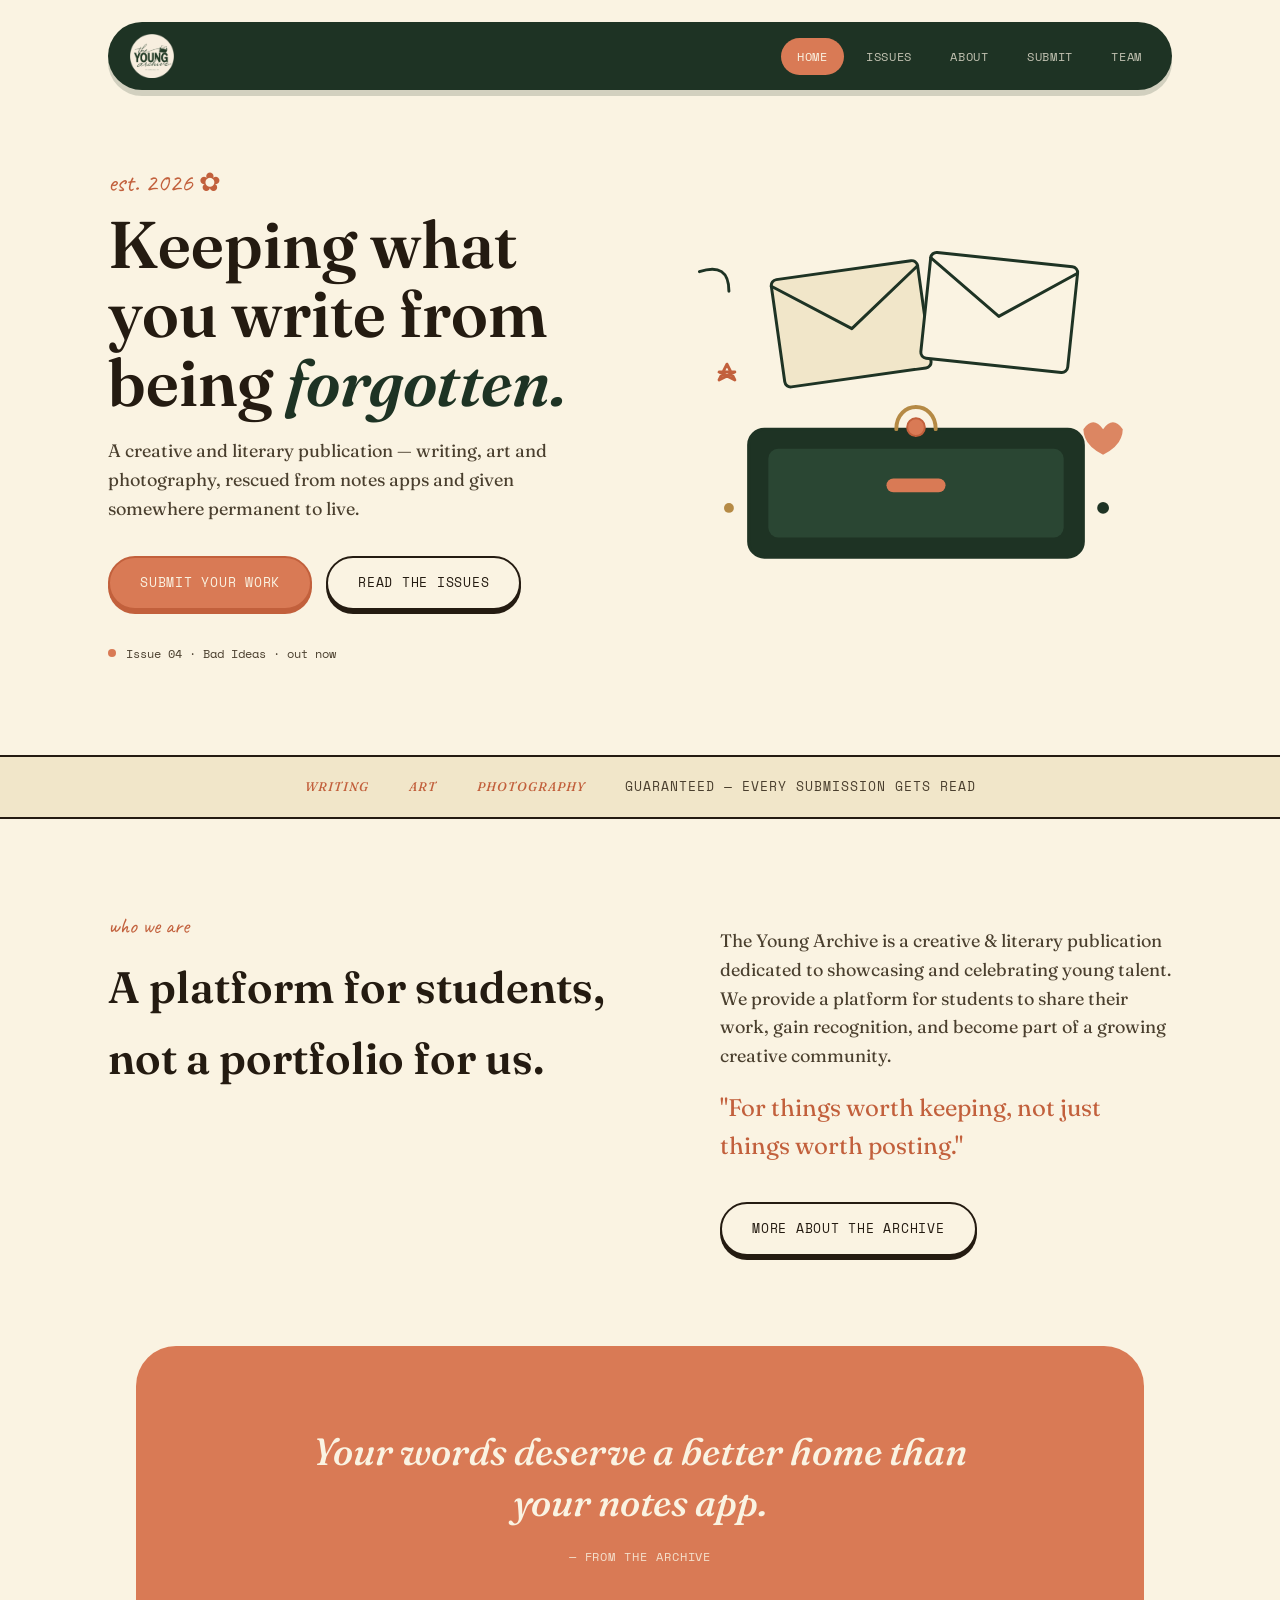
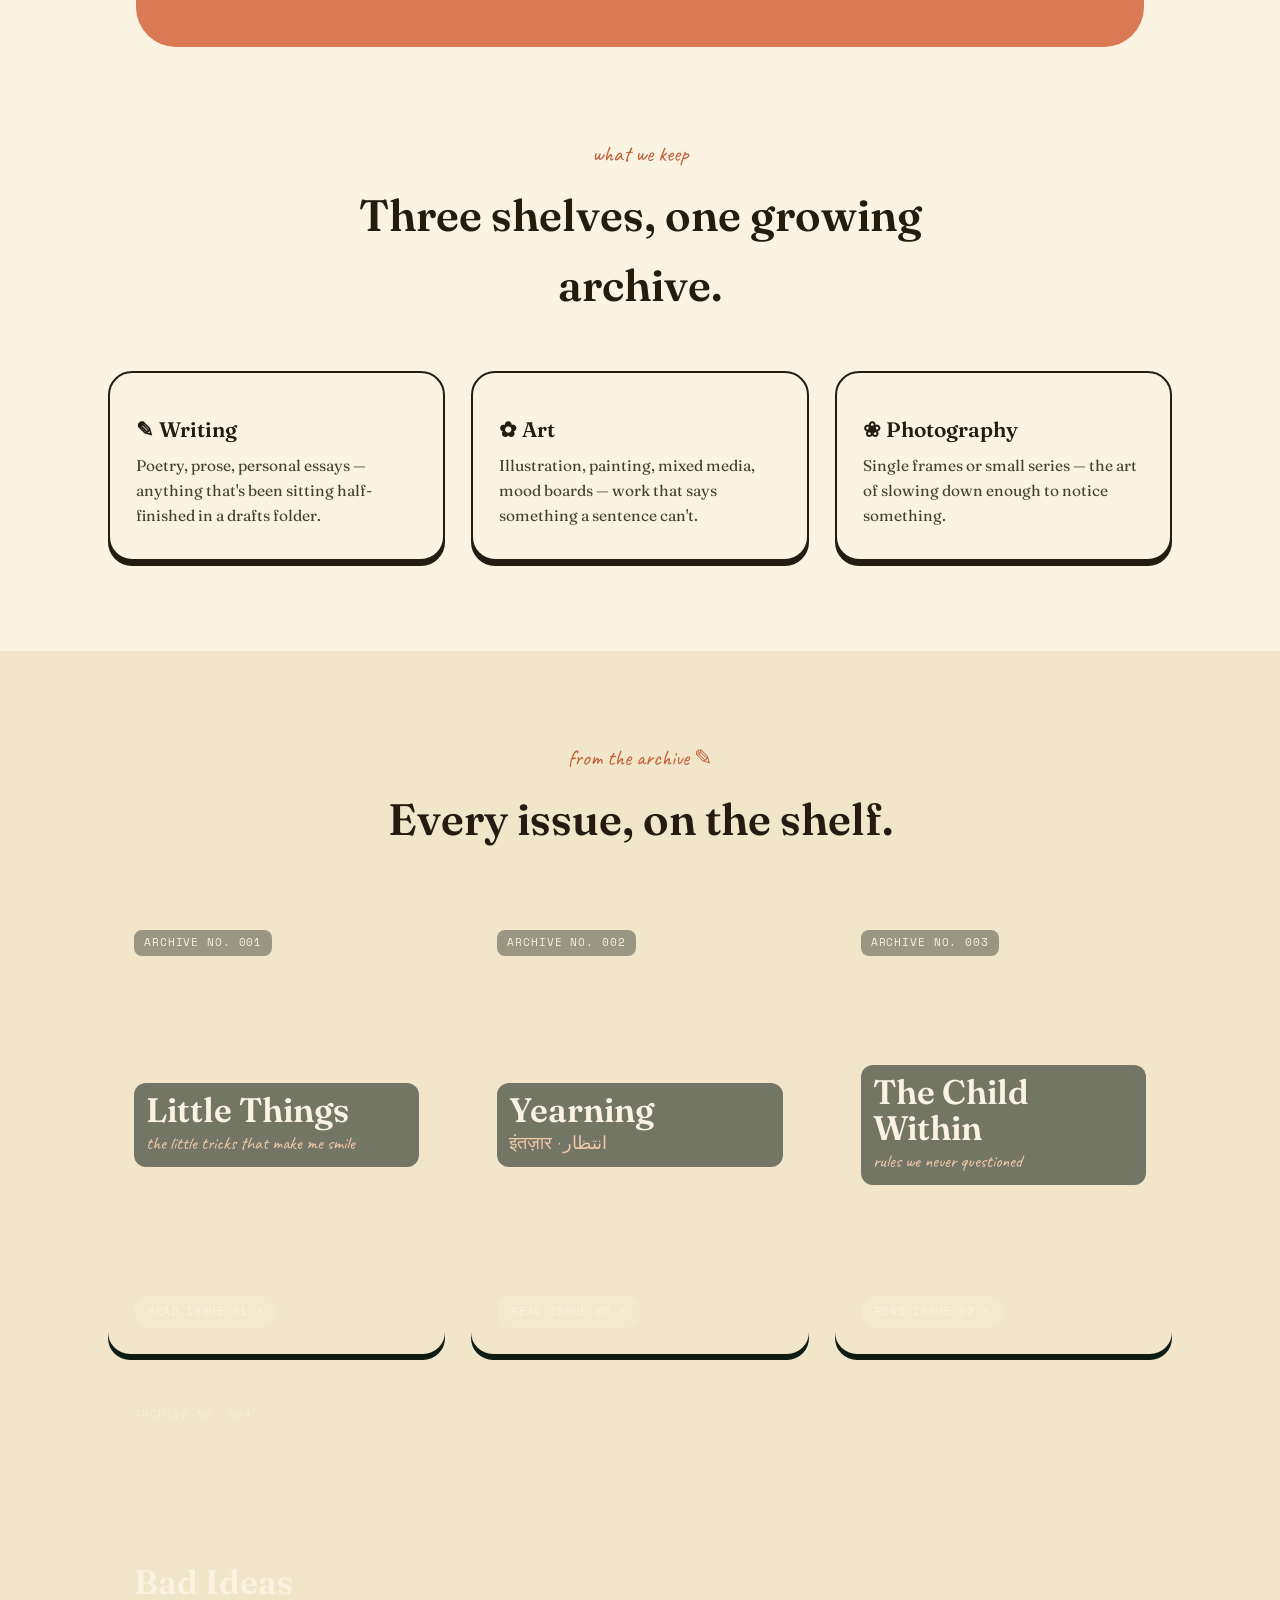
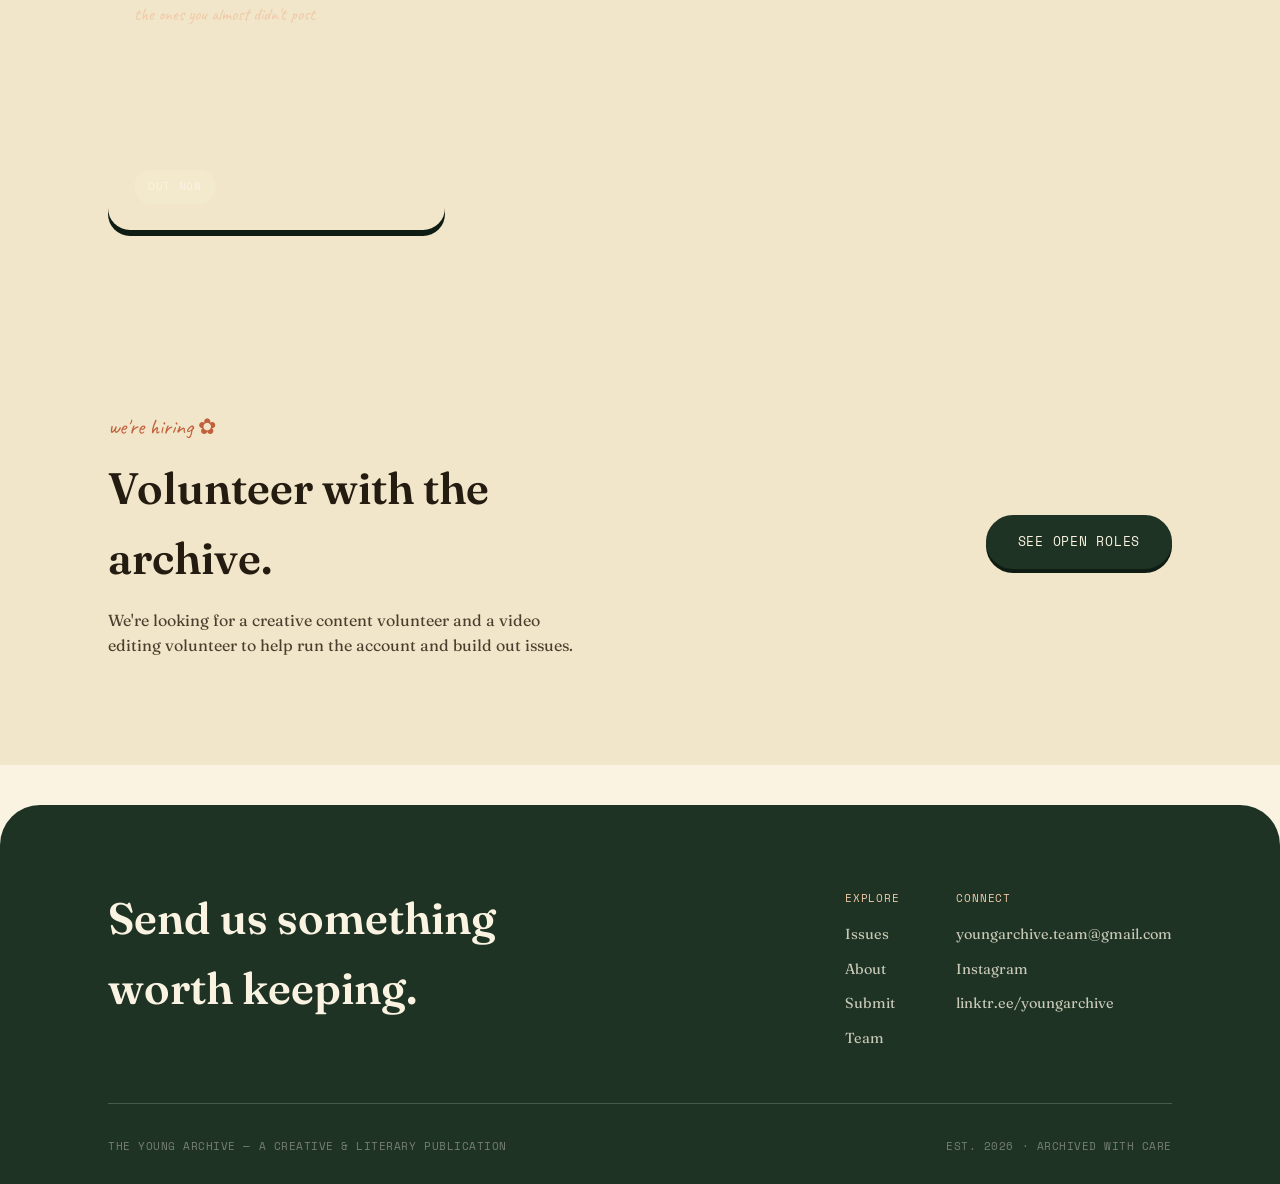
<file: index.html>
<!DOCTYPE html>
<html lang="en">
<head>
<meta charset="UTF-8">
<meta name="viewport" content="width=device-width, initial-scale=1.0">
<title>The Young Archive — a creative & literary publication</title>
<link rel="stylesheet" href="css/style.css">
</head>
<body>

<nav class="site-nav">
  <div class="wrap">
    <div class="nav-inner">
      <a href="index.html" class="brand"><img src="images/logo.png" alt="The Young Archive" class="logo-mark"></a>
      <button class="nav-toggle" aria-label="Open menu"><span></span><span></span><span></span></button>
      <ul class="nav-links">
        <li><a href="index.html" aria-current="page">Home</a></li>
        <li><a href="issues.html">Issues</a></li>
        <li><a href="about.html">About</a></li>
        <li><a href="submit.html">Submit</a></li>
        <li><a href="team.html">Team</a></li>
      </ul>
    </div>
  </div>
</nav>

<header class="hero">
  <div class="wrap hero-grid">
    <div>
      <span class="kicker">est. 2026 ✿</span>
      <h1>Keeping what you write from being <em>forgotten.</em></h1>
      <p class="sub">A creative and literary publication — writing, art and photography, rescued from notes apps and given somewhere permanent to live.</p>
      <div class="hero-actions">
        <a href="submit.html" class="btn coral">Submit your work</a>
        <a href="issues.html" class="btn">Read the issues</a>
      </div>
      <div class="stamp-note"><span class="dot"></span>Issue 04 · Bad Ideas · out now</div>
    </div>

    <div class="illus-wrap">
      <!-- hand-drawn line illustration: an open archive drawer with letters, tied with twine, doodles floating around -->
      <svg viewBox="0 0 520 460" fill="none" xmlns="http://www.w3.org/2000/svg">
        <!-- back envelope -->
        <g transform="rotate(-8 180 150)">
          <rect x="120" y="90" width="150" height="110" rx="6" stroke="#1e3324" stroke-width="3" fill="#f1e6c9"/>
          <path d="M120 96 L195 150 L270 96" stroke="#1e3324" stroke-width="3" stroke-linecap="round" stroke-linejoin="round"/>
        </g>
        <!-- front envelope -->
        <g class="bob-med" transform="rotate(6 320 170)">
          <rect x="250" y="110" width="150" height="108" rx="6" stroke="#1e3324" stroke-width="3" fill="#faf3e2"/>
          <path d="M250 116 L325 168 L400 116" stroke="#1e3324" stroke-width="3" stroke-linecap="round" stroke-linejoin="round"/>
        </g>

        <!-- drawer / box -->
        <rect x="90" y="250" width="340" height="130" rx="16" fill="#1e3324"/>
        <rect x="90" y="250" width="340" height="130" rx="16" stroke="#1e3324" stroke-width="3"/>
        <rect x="110" y="270" width="300" height="90" rx="10" fill="#2a4633"/>
        <!-- drawer handle -->
        <rect x="230" y="300" width="60" height="14" rx="7" fill="#d97a55"/>
        <!-- twine bow -->
        <g class="sway-slow">
          <path d="M240 250 C 240 220, 280 220, 280 250" stroke="#b58a45" stroke-width="4" fill="none" stroke-linecap="round"/>
          <circle cx="260" cy="248" r="9" fill="#d97a55" stroke="#c2603c" stroke-width="2"/>
        </g>

        <!-- floating doodles -->
        <g class="bob-slow" stroke="#c2603c" stroke-width="3" stroke-linecap="round" stroke-linejoin="round" fill="none">
          <path d="M60 200 l8 -16 l8 16 l-16 -8 l16 0 z" />
        </g>
        <g class="bob-fast">
          <path d="M430 250 q10 -14 20 0 q10 -14 20 0 q0 16 -20 26 q-20 -10 -20 -26 z" fill="#d97a55" opacity="0.9"/>
        </g>
        <g class="bob-med"><circle cx="70" cy="330" r="5" fill="#b58a45"/></g>
        <g class="bob-fast"><circle cx="450" cy="330" r="6" fill="#1e3324"/></g>
        <g class="bob-slow"><path d="M40 90 q30 -10 30 20" stroke="#1e3324" stroke-width="3" fill="none" stroke-linecap="round"/></g>
      </svg>
    </div>
  </div>
</header>

<section class="strip">
  <div class="wrap">
    <span><strong>Writing</strong></span>
    <span><strong>Art</strong></span>
    <span><strong>Photography</strong></span>
    <span>guaranteed — every submission gets read</span>
  </div>
</section>

<section class="section reveal">
  <div class="wrap">
    <div class="two-col">
      <div>
        <span class="eyebrow">who we are</span>
        <h2>A platform for students, not a portfolio for us.</h2>
      </div>
      <div>
        <p style="font-size:18px;">The Young Archive is a creative &amp; literary publication dedicated to showcasing and celebrating young talent. We provide a platform for students to share their work, gain recognition, and become part of a growing creative community.</p>
        <p class="script" style="font-size:24px; margin-top:18px; display:block; color:var(--coral-deep);">"For things worth keeping, not just things worth posting."</p>
        <a href="about.html" class="btn" style="margin-top:12px;">More about the archive</a>
      </div>
    </div>
  </div>
</section>

<section class="wrap reveal">
  <div class="pull-quote">
    <blockquote>Your words deserve a better home than your notes app.</blockquote>
    <cite>— from the archive</cite>
  </div>
</section>

<section class="section reveal">
  <div class="wrap">
    <div class="section-head">
      <span class="eyebrow">what we keep</span>
      <h2>Three shelves, one growing archive.</h2>
    </div>
    <div class="card-grid">
      <div class="lib-card"><h3>✎ Writing</h3><p>Poetry, prose, personal essays — anything that's been sitting half-finished in a drafts folder.</p></div>
      <div class="lib-card"><h3>✿ Art</h3><p>Illustration, painting, mixed media, mood boards — work that says something a sentence can't.</p></div>
      <div class="lib-card"><h3>❀ Photography</h3><p>Single frames or small series — the art of slowing down enough to notice something.</p></div>
    </div>
  </div>
</section>

<section class="section deep reveal">
  <div class="wrap">
    <div class="section-head">
      <span class="eyebrow">from the archive ✎</span>
      <h2>Every issue, on the shelf.</h2>
    </div>
    <div class="cover-grid">
      <a href="https://heyzine.com/flip-book/576bad8f57.html" target="_blank" rel="noopener" class="cover-tile c1" style="background-image:url('https://cdnm.heyzine.com/files/uploaded/v3/576bad8f572e5d6ec723d7cdfcc760873f84cbbe.pdf-thumb.jpg'); background-size:cover; background-position:center;">
        <span class="arch-no" style="background:rgba(15,28,20,0.55); padding:4px 10px; border-radius:8px; align-self:flex-start;">Archive No. 001</span>
        <div style="background:rgba(15,28,20,0.55); padding:10px 12px; border-radius:12px;">
          <div class="cover-title">Little Things</div>
          <div class="cover-theme">the little tricks that make me smile</div>
        </div>
        <span class="read-tag">Read Issue 01 ↗</span>
      </a>
      <a href="https://heyzine.com/flip-book/c810e23839.html" target="_blank" rel="noopener" class="cover-tile c2" style="background-image:url('https://cdnm.heyzine.com/files/uploaded/v3/c810e2383991071c929ab53a5381e70bd0902736.pdf-thumb.jpg'); background-size:cover; background-position:center;">
        <span class="arch-no" style="background:rgba(15,28,20,0.55); padding:4px 10px; border-radius:8px; align-self:flex-start;">Archive No. 002</span>
        <div style="background:rgba(15,28,20,0.55); padding:10px 12px; border-radius:12px;">
          <div class="cover-title">Yearning</div>
          <div class="cover-theme">इंतज़ार · انتظار</div>
        </div>
        <span class="read-tag">Read Issue 02 ↗</span>
      </a>
      <a href="https://heyzine.com/flip-book/68482ae753.html" target="_blank" rel="noopener" class="cover-tile c3" style="background-image:url('https://cdnm.heyzine.com/files/uploaded/68482ae753ab3a10bd45aabcf64de9a6f20ce46e.pdf-thumb.jpg'); background-size:cover; background-position:center;">
        <span class="arch-no" style="background:rgba(15,28,20,0.55); padding:4px 10px; border-radius:8px; align-self:flex-start;">Archive No. 003</span>
        <div style="background:rgba(15,28,20,0.55); padding:10px 12px; border-radius:12px;">
          <div class="cover-title">The Child Within</div>
          <div class="cover-theme">rules we never questioned</div>
        </div>
        <span class="read-tag">Read Issue 03 ↗</span>
      </a>
      <div class="cover-tile c4">
        <span class="arch-no">Archive No. 004</span>
        <div>
          <div class="cover-title">Bad Ideas</div>
          <div class="cover-theme">the ones you almost didn't post</div>
        </div>
        <span class="read-tag">Out now</span>
      </div>
    </div>
  </div>
</section>

<section class="section deep reveal">
  <div class="wrap" style="display:flex; justify-content:space-between; align-items:center; gap:32px; flex-wrap:wrap;">
    <div style="max-width:480px;">
      <span class="eyebrow">we're hiring ✿</span>
      <h2 style="margin-top:8px;">Volunteer with the archive.</h2>
      <p style="margin-top:14px;">We're looking for a creative content volunteer and a video editing volunteer to help run the account and build out issues.</p>
    </div>
    <a href="team.html" class="btn green">See open roles</a>
  </div>
</section>

<footer class="site-footer">
  <div class="wrap">
    <div class="footer-top">
      <h2>Send us something worth keeping.</h2>
      <div class="footer-links">
        <div>
          <h4>Explore</h4>
          <ul>
            <li><a href="issues.html">Issues</a></li>
            <li><a href="about.html">About</a></li>
            <li><a href="submit.html">Submit</a></li>
            <li><a href="team.html">Team</a></li>
          </ul>
        </div>
        <div>
          <h4>Connect</h4>
          <ul>
            <li><a href="mailto:youngarchive.team@gmail.com">youngarchive.team@gmail.com</a></li>
            <li><a href="https://www.instagram.com/the.young.archive/" target="_blank" rel="noopener">Instagram</a></li>
            <li><a href="https://linktr.ee/youngarchive" target="_blank" rel="noopener">linktr.ee/youngarchive</a></li>
          </ul>
        </div>
      </div>
    </div>
    <hr class="rule on-dark">
    <div class="footer-bottom">
      <span>The Young Archive — a creative & literary publication</span>
      <span>Est. 2026 · Archived with care</span>
    </div>
  </div>
</footer>

<script src="js/script.js"></script>
</body>
</html>
</file>
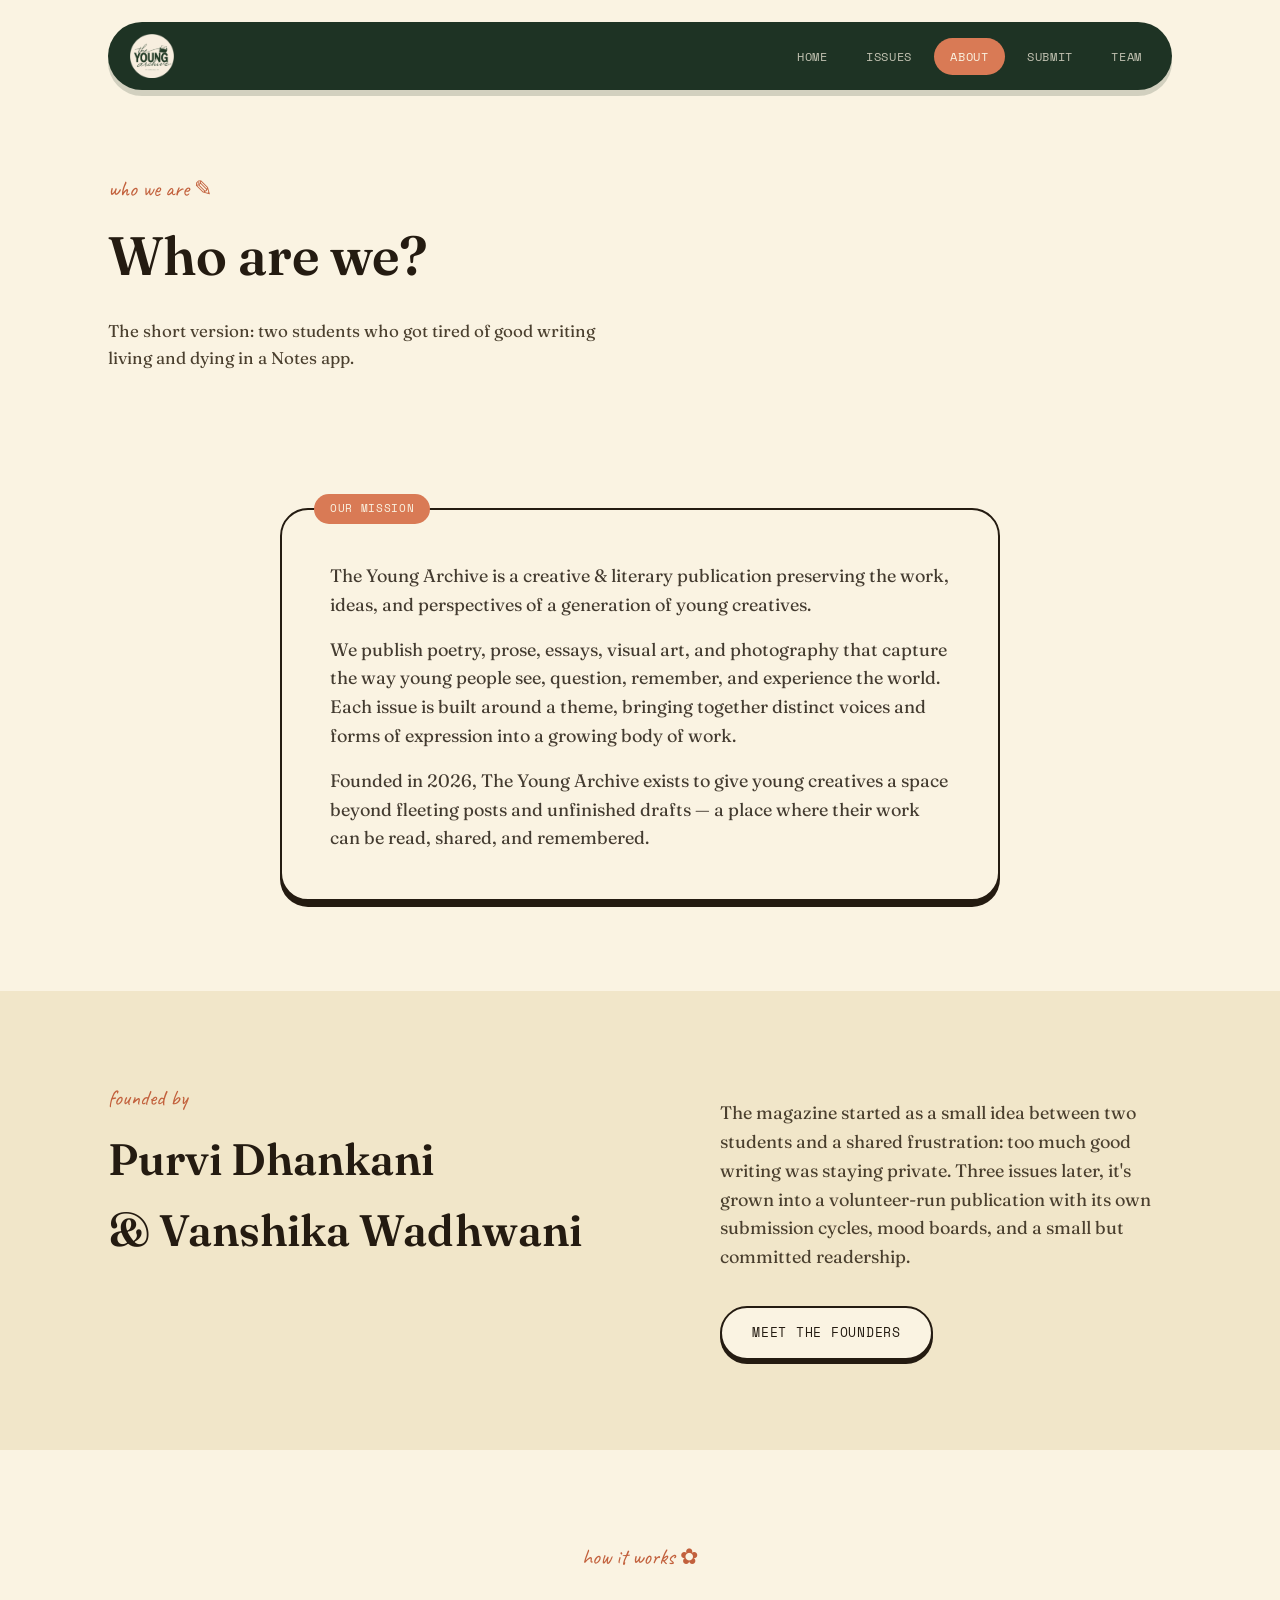
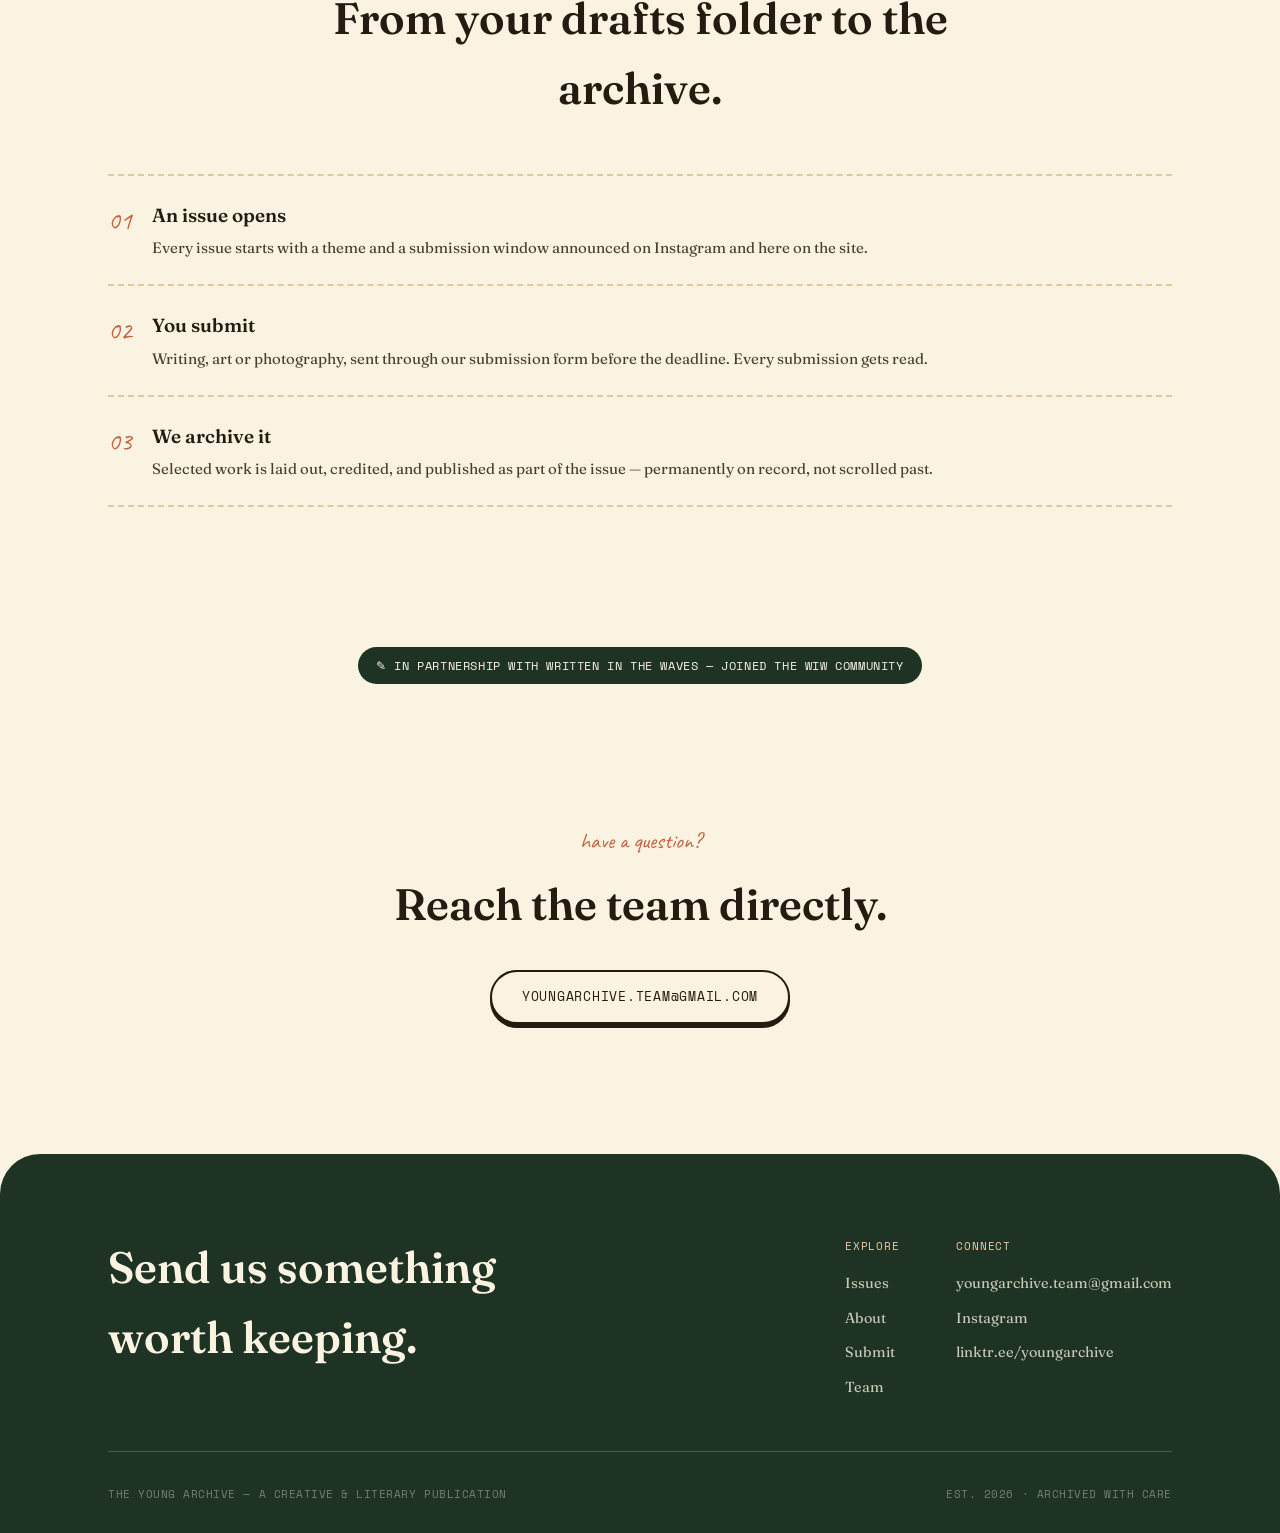
<file: about.html>
<!DOCTYPE html>
<html lang="en">
<head>
<meta charset="UTF-8">
<meta name="viewport" content="width=device-width, initial-scale=1.0">
<title>About — The Young Archive</title>
<meta name="description" content="The Young Archive is a creative & literary publication showcasing young writers, artists and photographers.">
<link rel="stylesheet" href="css/style.css">
</head>
<body>

<nav class="site-nav">
  <div class="wrap">
    <div class="nav-inner">
      <a href="index.html" class="brand"><img src="images/logo.png" alt="The Young Archive" class="logo-mark"></a>
      <button class="nav-toggle" aria-label="Open menu"><span></span><span></span><span></span></button>
      <ul class="nav-links">
        <li><a href="index.html">Home</a></li>
        <li><a href="issues.html">Issues</a></li>
        <li><a href="about.html" aria-current="page">About</a></li>
        <li><a href="submit.html">Submit</a></li>
        <li><a href="team.html">Team</a></li>
      </ul>
    </div>
  </div>
</nav>

<header class="page-hero">
  <div class="wrap">
    <span class="eyebrow">who we are ✎</span>
    <h1>Who are we?</h1>
    <p>The short version: two students who got tired of good writing living and dying in a Notes app.</p>
  </div>
</header>

<section class="section reveal">
  <div class="wrap">
    <div class="case-box light center" style="max-width:720px; margin:0 auto;">
      <span class="tab">our mission</span>
      <p style="font-size:18px; color:var(--ink); max-width:620px; margin:6px auto 0; text-align:left;">The Young Archive is a creative &amp; literary publication preserving the work, ideas, and perspectives of a generation of young creatives.</p>
      <p style="font-size:18px; color:var(--ink); max-width:620px; margin:16px auto 0; text-align:left;">We publish poetry, prose, essays, visual art, and photography that capture the way young people see, question, remember, and experience the world. Each issue is built around a theme, bringing together distinct voices and forms of expression into a growing body of work.</p>
      <p style="font-size:18px; color:var(--ink); max-width:620px; margin:16px auto 0; text-align:left;">Founded in 2026, The Young Archive exists to give young creatives a space beyond fleeting posts and unfinished drafts — a place where their work can be read, shared, and remembered.</p>
    </div>
  </div>
</section>

<section class="section deep reveal">
  <div class="wrap">
    <div class="two-col">
      <div>
        <span class="eyebrow">founded by</span>
        <h2>Purvi Dhankani<br>&amp; Vanshika Wadhwani</h2>
      </div>
      <div>
        <p style="font-size:18px;">The magazine started as a small idea between two students and a shared frustration: too much good writing was staying private. Three issues later, it's grown into a volunteer-run publication with its own submission cycles, mood boards, and a small but committed readership.</p>
        <a href="team.html" class="btn" style="margin-top:16px;">Meet the founders</a>
      </div>
    </div>
  </div>
</section>

<section class="section reveal">
  <div class="wrap">
    <div class="section-head">
      <span class="eyebrow">how it works ✿</span>
      <h2>From your drafts folder to the archive.</h2>
    </div>
    <ol class="num-list">
      <li>
        <span class="n">01</span>
        <div><h3>An issue opens</h3><p>Every issue starts with a theme and a submission window announced on Instagram and here on the site.</p></div>
      </li>
      <li>
        <span class="n">02</span>
        <div><h3>You submit</h3><p>Writing, art or photography, sent through our submission form before the deadline. Every submission gets read.</p></div>
      </li>
      <li>
        <span class="n">03</span>
        <div><h3>We archive it</h3><p>Selected work is laid out, credited, and published as part of the issue — permanently on record, not scrolled past.</p></div>
      </li>
    </ol>
  </div>
</section>

<section class="section tight reveal">
  <div class="wrap center">
    <span class="tag" style="font-size:12px; padding:9px 18px;">✎ In partnership with Written in the Waves — joined the WiW community</span>
  </div>
</section>

<section class="section center reveal">
  <div class="wrap">
    <span class="eyebrow">have a question?</span>
    <h2 style="margin-top:10px;">Reach the team directly.</h2>
    <div style="margin-top:30px;">
      <a href="mailto:youngarchive.team@gmail.com" class="btn">youngarchive.team@gmail.com</a>
    </div>
  </div>
</section>

<footer class="site-footer">
  <div class="wrap">
    <div class="footer-top">
      <h2>Send us something worth keeping.</h2>
      <div class="footer-links">
        <div>
          <h4>Explore</h4>
          <ul>
            <li><a href="issues.html">Issues</a></li>
            <li><a href="about.html">About</a></li>
            <li><a href="submit.html">Submit</a></li>
            <li><a href="team.html">Team</a></li>
          </ul>
        </div>
        <div>
          <h4>Connect</h4>
          <ul>
            <li><a href="mailto:youngarchive.team@gmail.com">youngarchive.team@gmail.com</a></li>
            <li><a href="https://www.instagram.com/the.young.archive/" target="_blank" rel="noopener">Instagram</a></li>
            <li><a href="https://linktr.ee/youngarchive" target="_blank" rel="noopener">linktr.ee/youngarchive</a></li>
          </ul>
        </div>
      </div>
    </div>
    <hr class="rule on-dark">
    <div class="footer-bottom">
      <span>The Young Archive — a creative & literary publication</span>
      <span>Est. 2026 · Archived with care</span>
    </div>
  </div>
</footer>

<script src="js/script.js"></script>
</body>
</html>
</file>
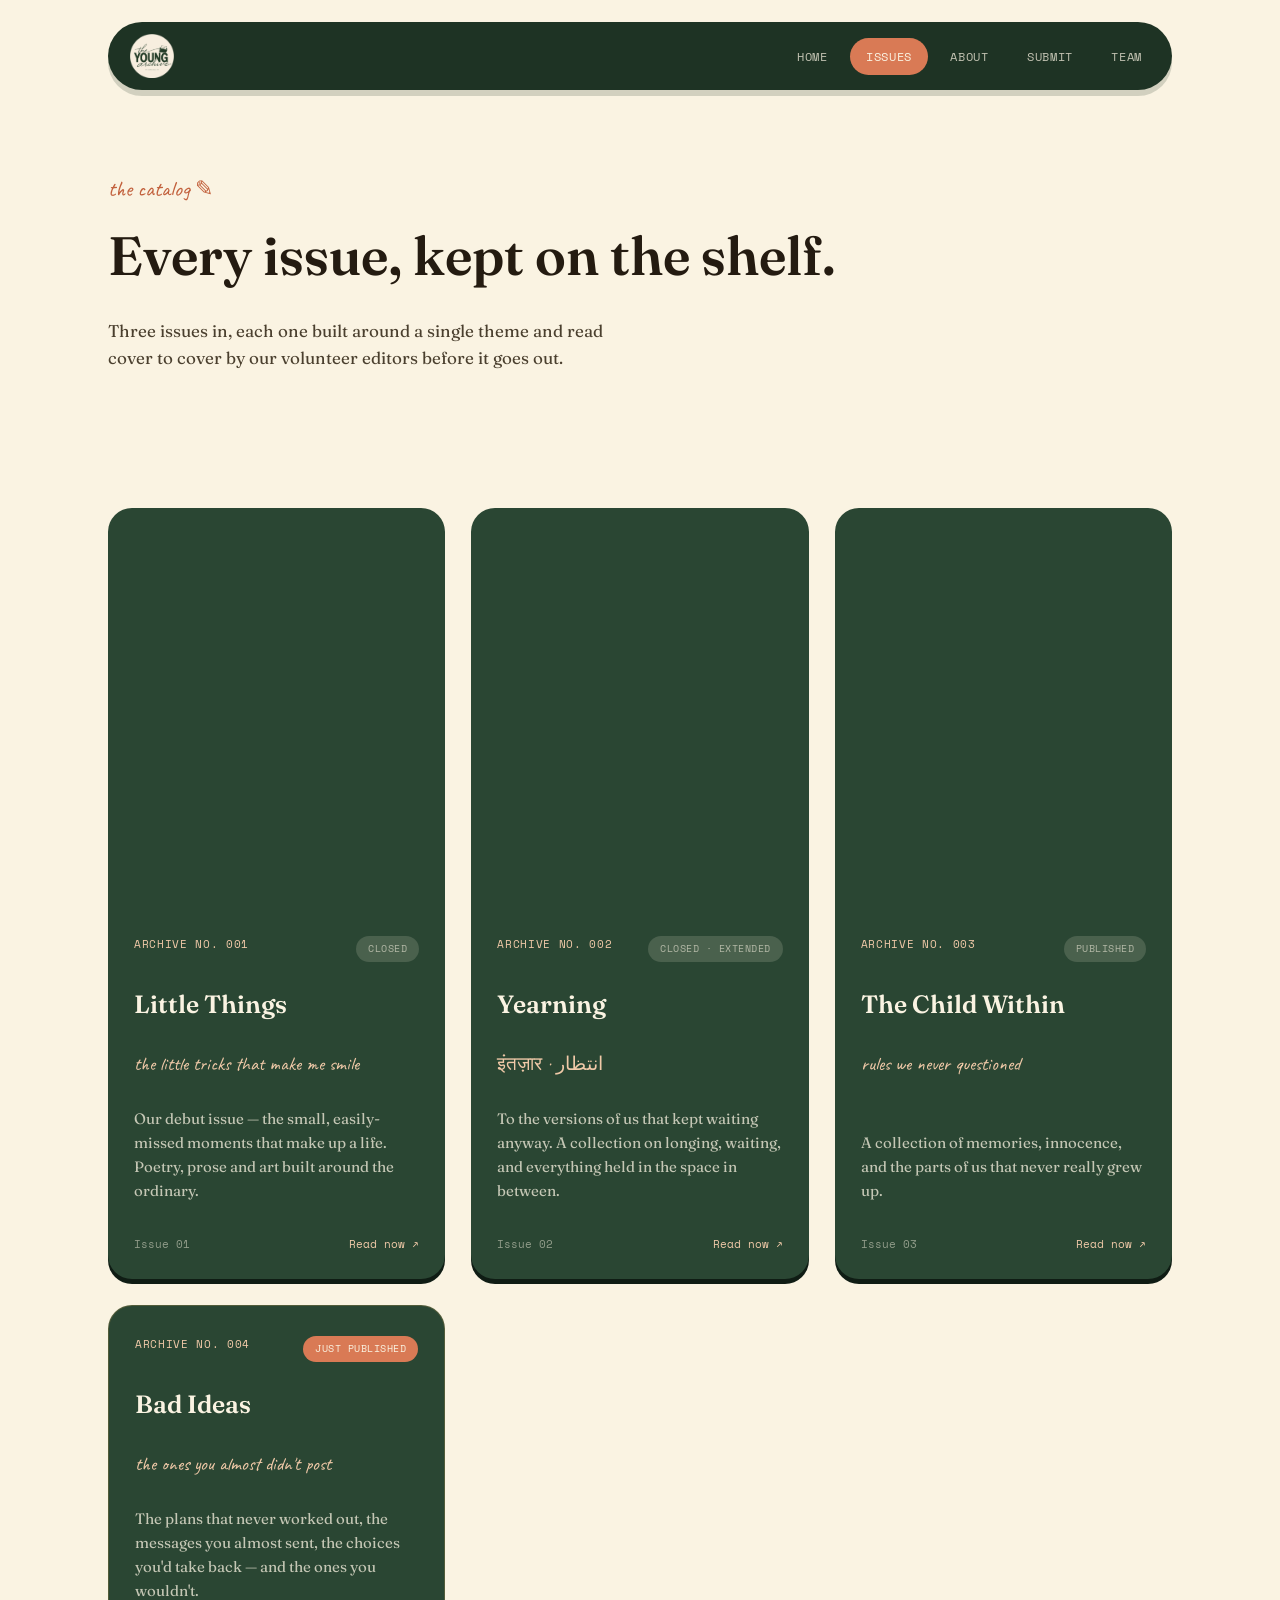
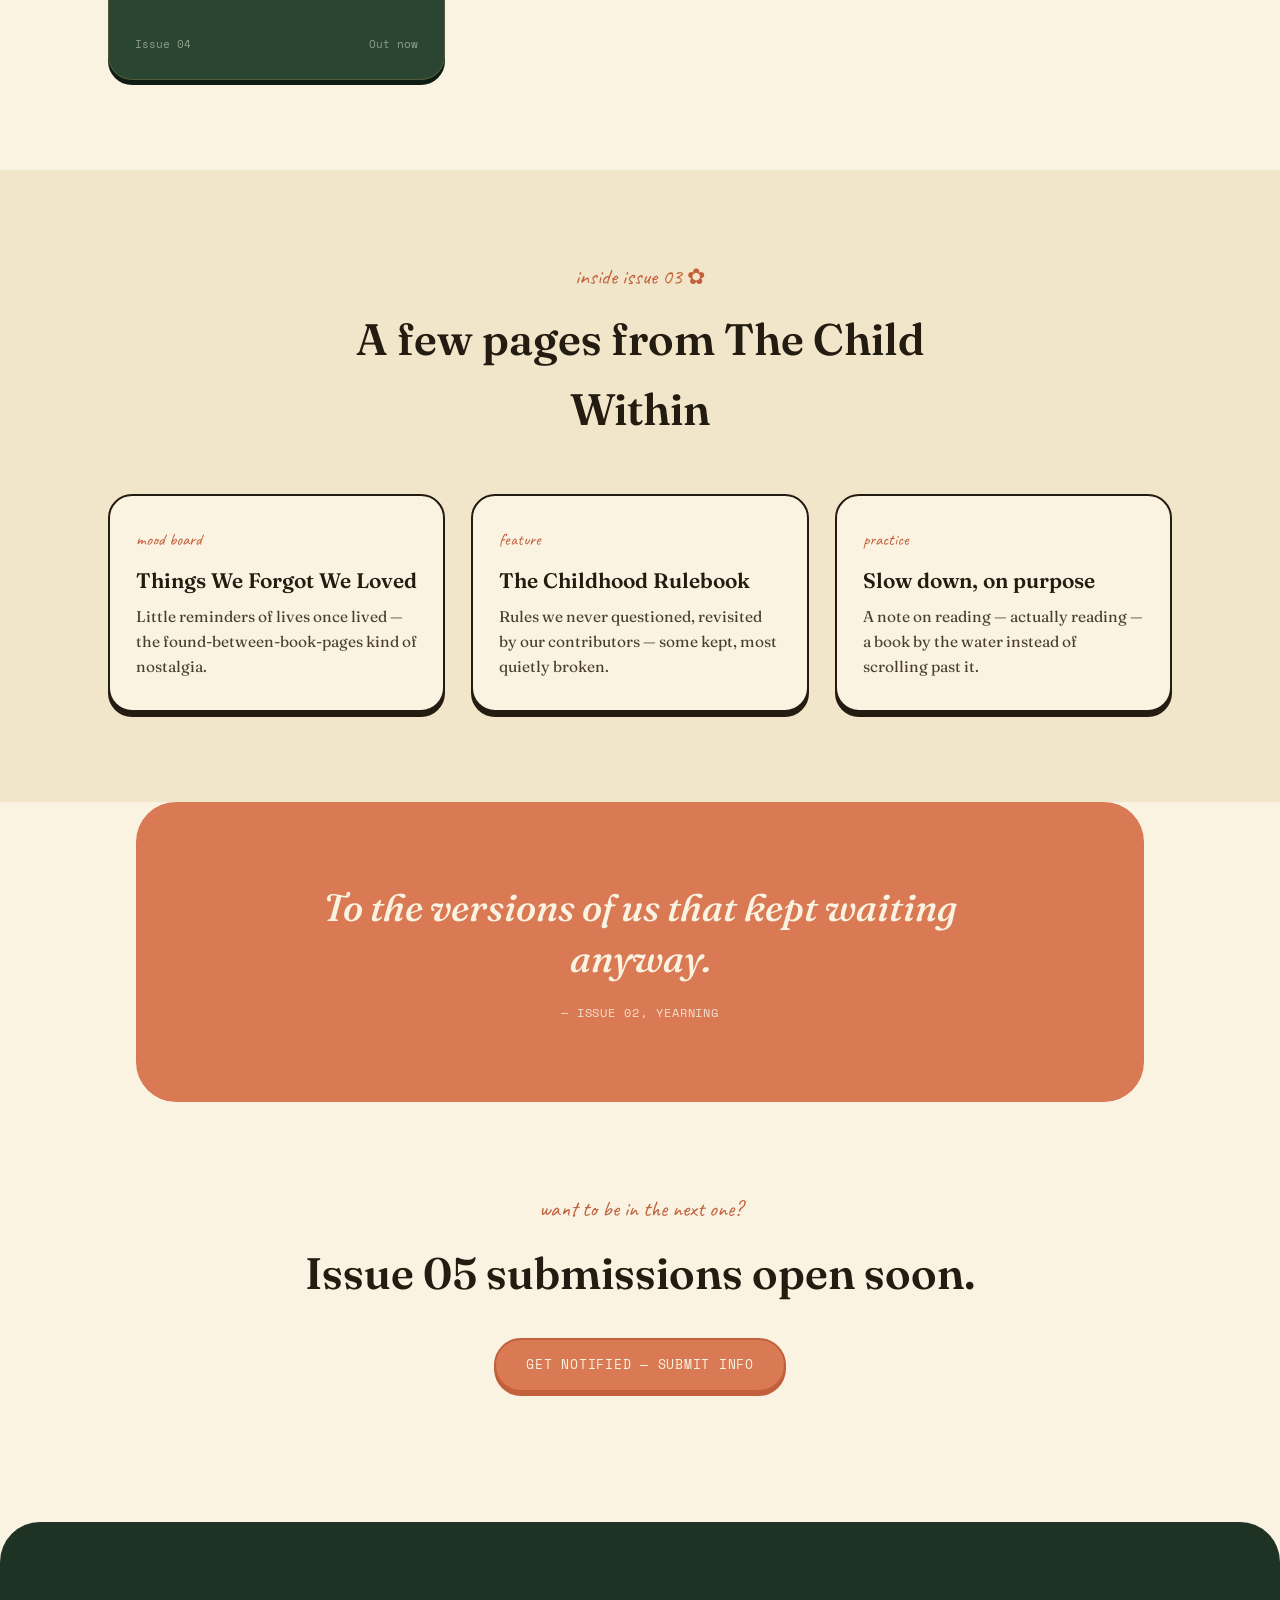
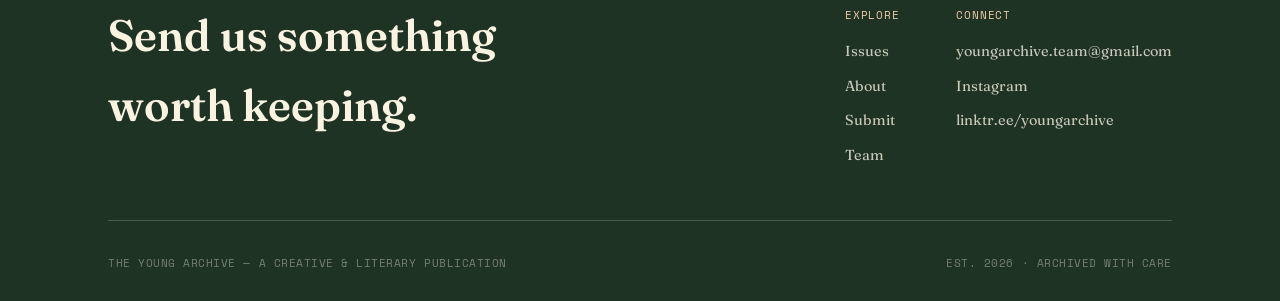
<file: issues.html>
<!DOCTYPE html>
<html lang="en">
<head>
<meta charset="UTF-8">
<meta name="viewport" content="width=device-width, initial-scale=1.0">
<title>Issues — The Young Archive</title>
<meta name="description" content="Browse every issue of The Young Archive, a creative & literary publication.">
<link rel="stylesheet" href="css/style.css">
</head>
<body>

<nav class="site-nav">
  <div class="wrap">
    <div class="nav-inner">
      <a href="index.html" class="brand"><img src="images/logo.png" alt="The Young Archive" class="logo-mark"></a>
      <button class="nav-toggle" aria-label="Open menu"><span></span><span></span><span></span></button>
      <ul class="nav-links">
        <li><a href="index.html">Home</a></li>
        <li><a href="issues.html" aria-current="page">Issues</a></li>
        <li><a href="about.html">About</a></li>
        <li><a href="submit.html">Submit</a></li>
        <li><a href="team.html">Team</a></li>
      </ul>
    </div>
  </div>
</nav>

<header class="page-hero">
  <div class="wrap">
    <span class="eyebrow">the catalog ✎</span>
    <h1>Every issue, kept on the shelf.</h1>
    <p>Three issues in, each one built around a single theme and read cover to cover by our volunteer editors before it goes out.</p>
  </div>
</header>

<section class="section reveal">
  <div class="wrap">
    <div class="card-grid">

      <div class="issue-card">
        <div class="cover-thumb" style="background-image:url('https://cdnm.heyzine.com/files/uploaded/v3/576bad8f572e5d6ec723d7cdfcc760873f84cbbe.pdf-thumb.jpg');"></div>
        <div class="top-row">
          <span class="no">ARCHIVE NO. 001</span>
          <span class="issue-status closed">Closed</span>
        </div>
        <h3>Little Things</h3>
        <p class="theme-note">the little tricks that make me smile</p>
        <p>Our debut issue — the small, easily-missed moments that make up a life. Poetry, prose and art built around the ordinary.</p>
        <div class="foot"><span>Issue 01</span><a href="https://heyzine.com/flip-book/576bad8f57.html" target="_blank" rel="noopener">Read now ↗</a></div>
      </div>

      <div class="issue-card">
        <div class="cover-thumb" style="background-image:url('https://cdnm.heyzine.com/files/uploaded/v3/c810e2383991071c929ab53a5381e70bd0902736.pdf-thumb.jpg');"></div>
        <div class="top-row">
          <span class="no">ARCHIVE NO. 002</span>
          <span class="issue-status closed">Closed · Extended</span>
        </div>
        <h3>Yearning</h3>
        <p class="theme-note">इंतज़ार · انتظار</p>
        <p>To the versions of us that kept waiting anyway. A collection on longing, waiting, and everything held in the space in between.</p>
        <div class="foot"><span>Issue 02</span><a href="https://heyzine.com/flip-book/c810e23839.html" target="_blank" rel="noopener">Read now ↗</a></div>
      </div>

      <div class="issue-card">
        <div class="cover-thumb" style="background-image:url('https://cdnm.heyzine.com/files/uploaded/68482ae753ab3a10bd45aabcf64de9a6f20ce46e.pdf-thumb.jpg');"></div>
        <div class="top-row">
          <span class="no">ARCHIVE NO. 003</span>
          <span class="issue-status closed">Published</span>
        </div>
        <h3>The Child Within</h3>
        <p class="theme-note">rules we never questioned</p>
        <p>A collection of memories, innocence, and the parts of us that never really grew up.</p>
        <div class="foot"><span>Issue 03</span><a href="https://heyzine.com/flip-book/68482ae753.html" target="_blank" rel="noopener">Read now ↗</a></div>
      </div>

      <div class="issue-card" style="border: 1px solid rgba(199,154,81,0.25);">
        <div class="top-row">
          <span class="no">ARCHIVE NO. 004</span>
          <span class="issue-status open">Just published</span>
        </div>
        <h3>Bad Ideas</h3>
        <p class="theme-note">the ones you almost didn't post</p>
        <p>The plans that never worked out, the messages you almost sent, the choices you'd take back — and the ones you wouldn't.</p>
        <div class="foot"><span>Issue 04</span><span>Out now</span></div>
      </div>

    </div>
  </div>
</section>

<section class="section deep reveal">
  <div class="wrap">
    <div class="section-head">
      <span class="eyebrow">inside issue 03 ✿</span>
      <h2>A few pages from The Child Within</h2>
    </div>
    <div class="card-grid">
      <div class="lib-card">
        <span class="eyebrow">mood board</span>
        <h3>Things We Forgot We Loved</h3>
        <p>Little reminders of lives once lived — the found-between-book-pages kind of nostalgia.</p>
      </div>
      <div class="lib-card">
        <span class="eyebrow">feature</span>
        <h3>The Childhood Rulebook</h3>
        <p>Rules we never questioned, revisited by our contributors — some kept, most quietly broken.</p>
      </div>
      <div class="lib-card">
        <span class="eyebrow">practice</span>
        <h3>Slow down, on purpose</h3>
        <p>A note on reading — actually reading — a book by the water instead of scrolling past it.</p>
      </div>
    </div>
  </div>
</section>

<section class="wrap reveal">
  <div class="pull-quote">
    <blockquote>To the versions of us that kept waiting anyway.</blockquote>
    <cite>— Issue 02, Yearning</cite>
  </div>
</section>

<section class="section center reveal">
  <div class="wrap">
    <span class="eyebrow">want to be in the next one?</span>
    <h2 style="margin-top:10px;">Issue 05 submissions open soon.</h2>
    <div style="margin-top:30px;">
      <a href="submit.html" class="btn coral">Get notified — submit info</a>
    </div>
  </div>
</section>

<footer class="site-footer">
  <div class="wrap">
    <div class="footer-top">
      <h2>Send us something worth keeping.</h2>
      <div class="footer-links">
        <div>
          <h4>Explore</h4>
          <ul>
            <li><a href="issues.html">Issues</a></li>
            <li><a href="about.html">About</a></li>
            <li><a href="submit.html">Submit</a></li>
            <li><a href="team.html">Team</a></li>
          </ul>
        </div>
        <div>
          <h4>Connect</h4>
          <ul>
            <li><a href="mailto:youngarchive.team@gmail.com">youngarchive.team@gmail.com</a></li>
            <li><a href="https://www.instagram.com/the.young.archive/" target="_blank" rel="noopener">Instagram</a></li>
            <li><a href="https://linktr.ee/youngarchive" target="_blank" rel="noopener">linktr.ee/youngarchive</a></li>
          </ul>
        </div>
      </div>
    </div>
    <hr class="rule on-dark">
    <div class="footer-bottom">
      <span>The Young Archive — a creative & literary publication</span>
      <span>Est. 2026 · Archived with care</span>
    </div>
  </div>
</footer>

<script src="js/script.js"></script>
</body>
</html>
</file>
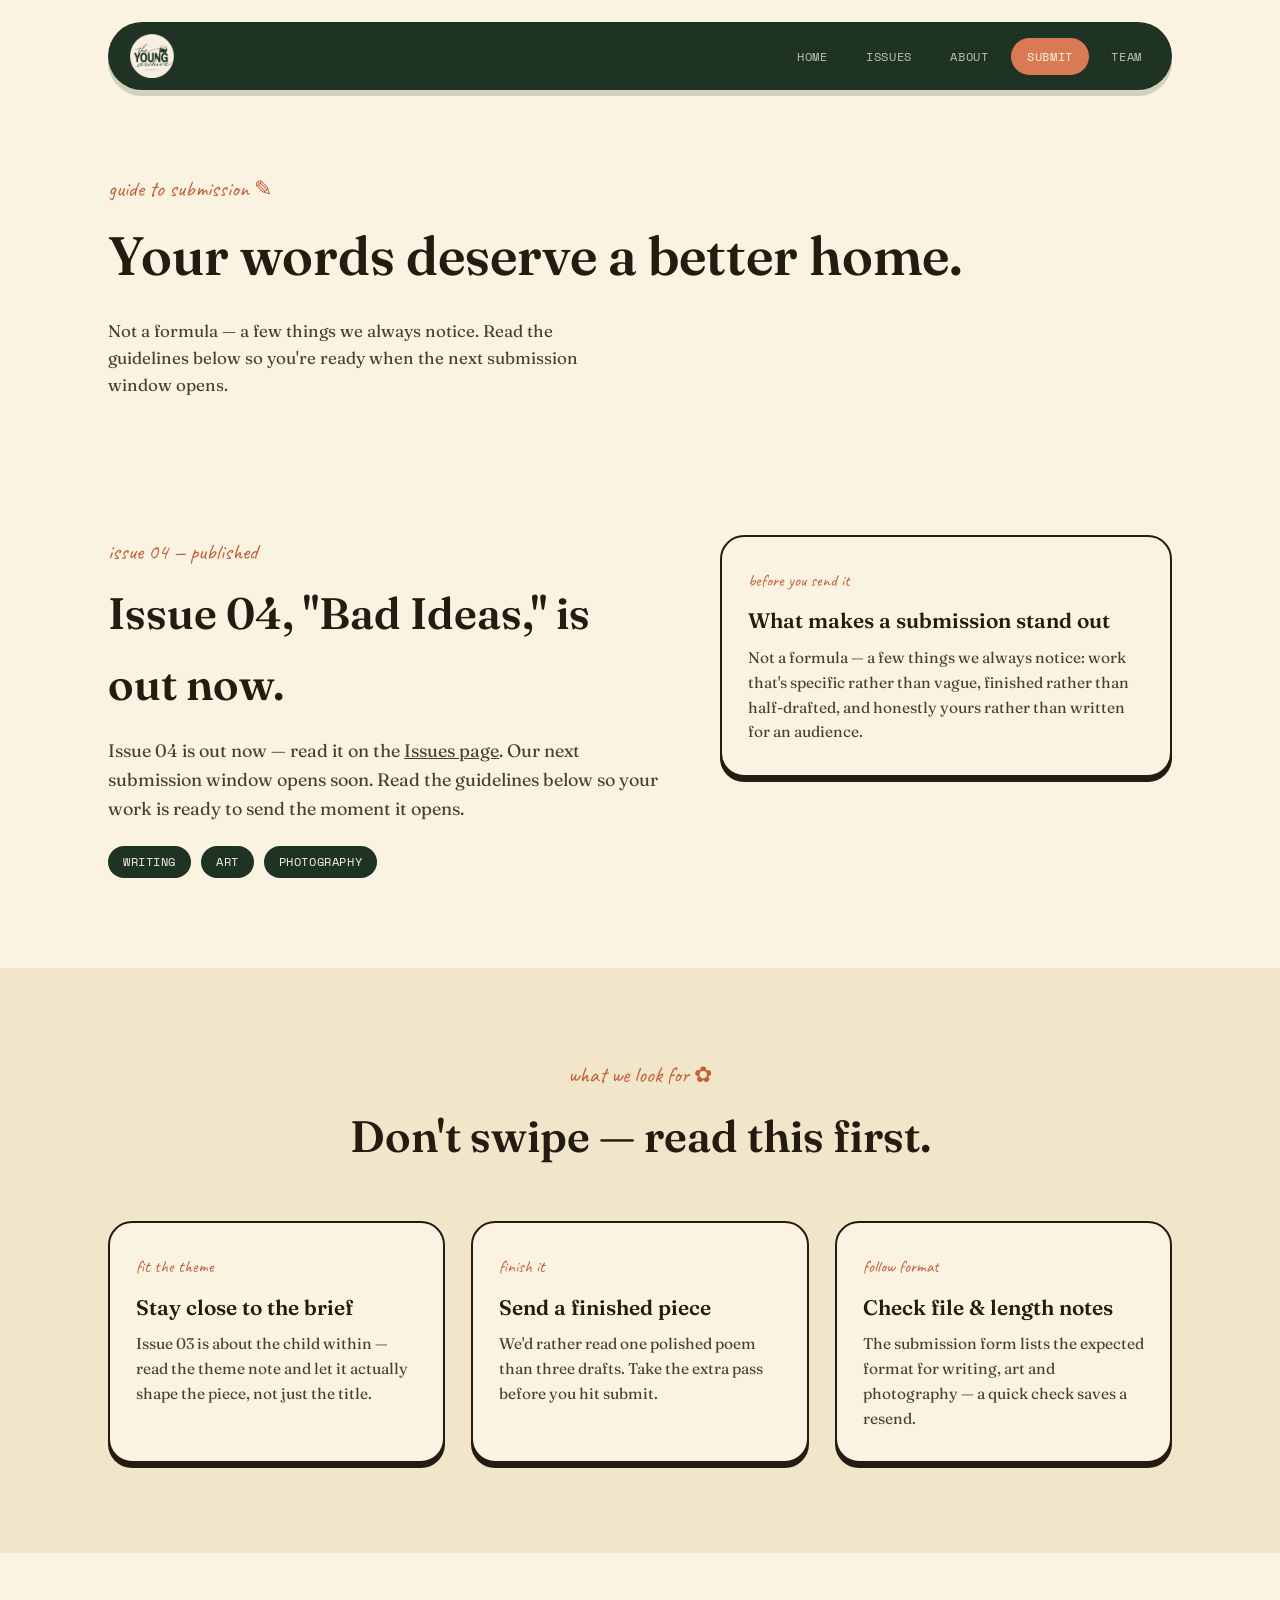
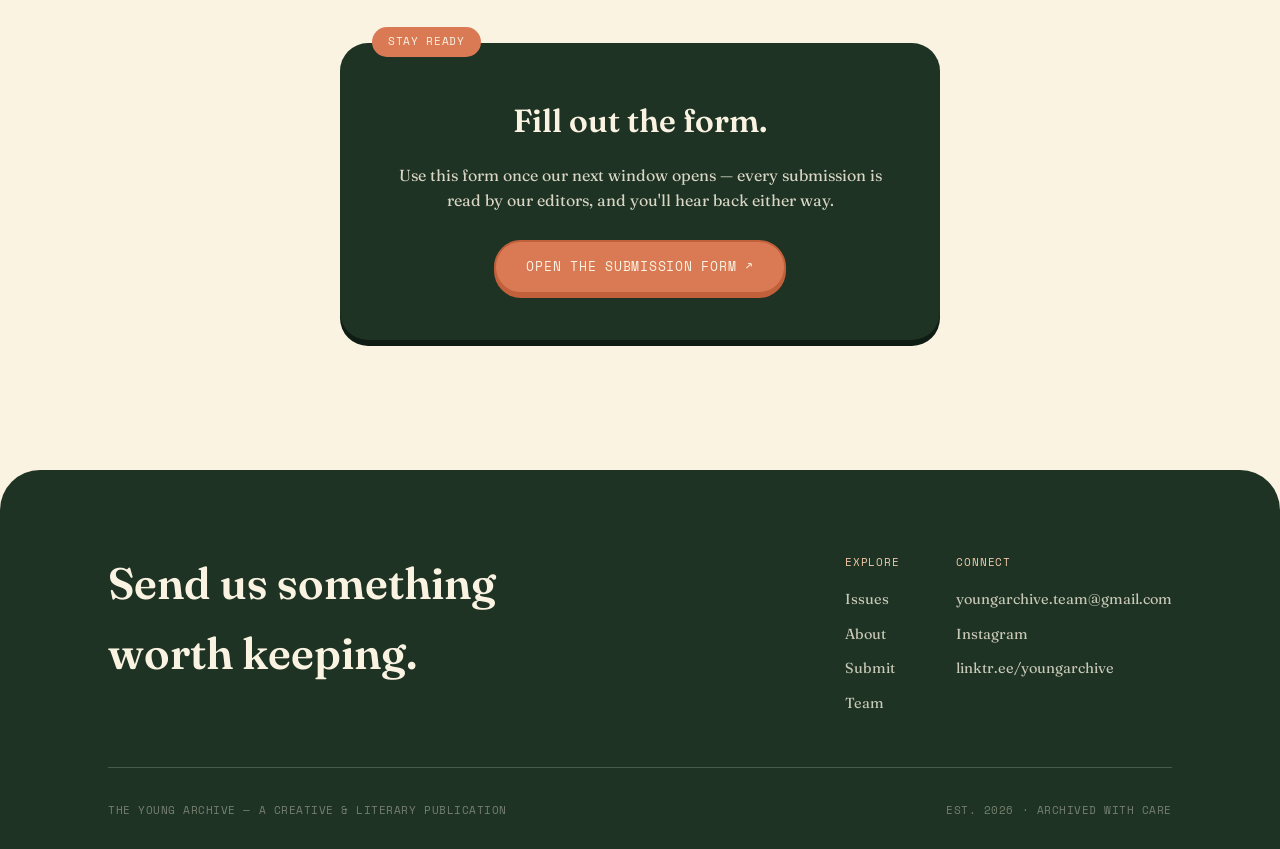
<file: submit.html>
<!DOCTYPE html>
<html lang="en">
<head>
<meta charset="UTF-8">
<meta name="viewport" content="width=device-width, initial-scale=1.0">
<title>Submit — The Young Archive</title>
<meta name="description" content="Submit your writing, art or photography to The Young Archive, a creative & literary publication.">
<link rel="stylesheet" href="css/style.css">
</head>
<body>

<nav class="site-nav">
  <div class="wrap">
    <div class="nav-inner">
      <a href="index.html" class="brand"><img src="images/logo.png" alt="The Young Archive" class="logo-mark"></a>
      <button class="nav-toggle" aria-label="Open menu"><span></span><span></span><span></span></button>
      <ul class="nav-links">
        <li><a href="index.html">Home</a></li>
        <li><a href="issues.html">Issues</a></li>
        <li><a href="about.html">About</a></li>
        <li><a href="submit.html" aria-current="page">Submit</a></li>
        <li><a href="team.html">Team</a></li>
      </ul>
    </div>
  </div>
</nav>

<header class="page-hero">
  <div class="wrap">
    <span class="eyebrow">guide to submission ✎</span>
    <h1>Your words deserve a better home.</h1>
    <p>Not a formula — a few things we always notice. Read the guidelines below so you're ready when the next submission window opens.</p>
  </div>
</header>

<section class="section reveal">
  <div class="wrap">
    <div class="two-col">
      <div>
        <span class="eyebrow">issue 04 — published</span>
        <h2>Issue 04, "Bad Ideas," is out now.</h2>
        <p style="font-size:18px; margin-top:18px;">Issue 04 is out now — read it on the <a href="issues.html" style="text-decoration:underline;">Issues page</a>. Our next submission window opens soon. Read the guidelines below so your work is ready to send the moment it opens.</p>
        <div class="tag-row" style="margin-top:22px;">
          <span class="tag">Writing</span>
          <span class="tag">Art</span>
          <span class="tag">Photography</span>
        </div>
      </div>
      <div class="lib-card">
        <span class="eyebrow">before you send it</span>
        <h3>What makes a submission stand out</h3>
        <p>Not a formula — a few things we always notice: work that's specific rather than vague, finished rather than half-drafted, and honestly yours rather than written for an audience.</p>
      </div>
    </div>
  </div>
</section>

<section class="section deep reveal">
  <div class="wrap">
    <div class="section-head">
      <span class="eyebrow">what we look for ✿</span>
      <h2>Don't swipe — read this first.</h2>
    </div>
    <div class="card-grid">
      <div class="lib-card">
        <span class="eyebrow">fit the theme</span>
        <h3>Stay close to the brief</h3>
        <p>Issue 03 is about the child within — read the theme note and let it actually shape the piece, not just the title.</p>
      </div>
      <div class="lib-card">
        <span class="eyebrow">finish it</span>
        <h3>Send a finished piece</h3>
        <p>We'd rather read one polished poem than three drafts. Take the extra pass before you hit submit.</p>
      </div>
      <div class="lib-card">
        <span class="eyebrow">follow format</span>
        <h3>Check file &amp; length notes</h3>
        <p>The submission form lists the expected format for writing, art and photography — a quick check saves a resend.</p>
      </div>
    </div>
  </div>
</section>

<section class="section center reveal">
  <div class="wrap">
    <div class="case-box" style="max-width:600px; margin:0 auto;">
      <span class="tab">stay ready</span>
      <h3 style="font-size:clamp(24px,3.5vw,32px);">Fill out the form.</h3>
      <p style="margin-bottom:26px;">Use this form once our next window opens — every submission is read by our editors, and you'll hear back either way.</p>
      <a href="https://docs.google.com/forms/d/1dLM3ID56Kw7ci7yRMu1C1PydgTsR6tqUVAPwQPhgquk/viewform" target="_blank" rel="noopener" class="btn coral">Open the submission form ↗</a>
    </div>
  </div>
</section>

<footer class="site-footer">
  <div class="wrap">
    <div class="footer-top">
      <h2>Send us something worth keeping.</h2>
      <div class="footer-links">
        <div>
          <h4>Explore</h4>
          <ul>
            <li><a href="issues.html">Issues</a></li>
            <li><a href="about.html">About</a></li>
            <li><a href="submit.html">Submit</a></li>
            <li><a href="team.html">Team</a></li>
          </ul>
        </div>
        <div>
          <h4>Connect</h4>
          <ul>
            <li><a href="mailto:youngarchive.team@gmail.com">youngarchive.team@gmail.com</a></li>
            <li><a href="https://www.instagram.com/the.young.archive/" target="_blank" rel="noopener">Instagram</a></li>
            <li><a href="https://linktr.ee/youngarchive" target="_blank" rel="noopener">linktr.ee/youngarchive</a></li>
          </ul>
        </div>
      </div>
    </div>
    <hr class="rule on-dark">
    <div class="footer-bottom">
      <span>The Young Archive — a creative & literary publication</span>
      <span>Est. 2026 · Archived with care</span>
    </div>
  </div>
</footer>

<script src="js/script.js"></script>
</body>
</html>
</file>
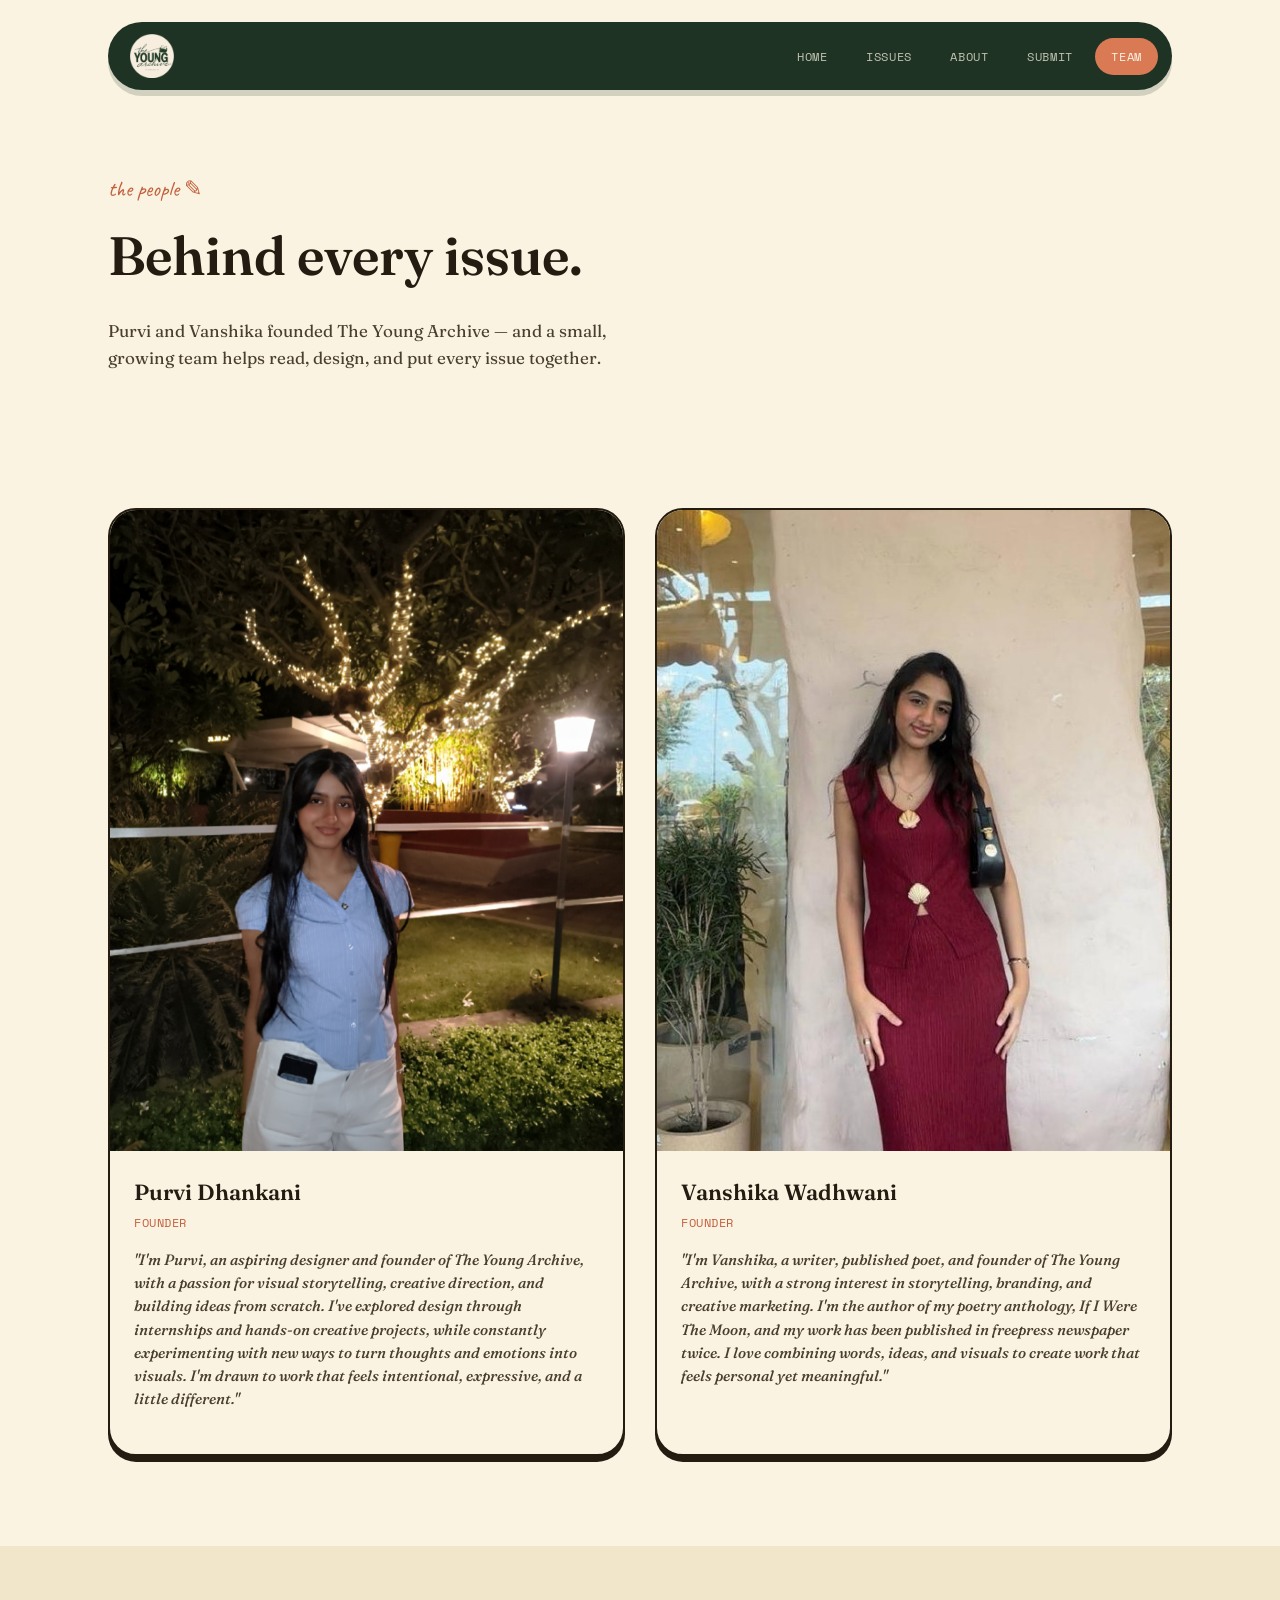
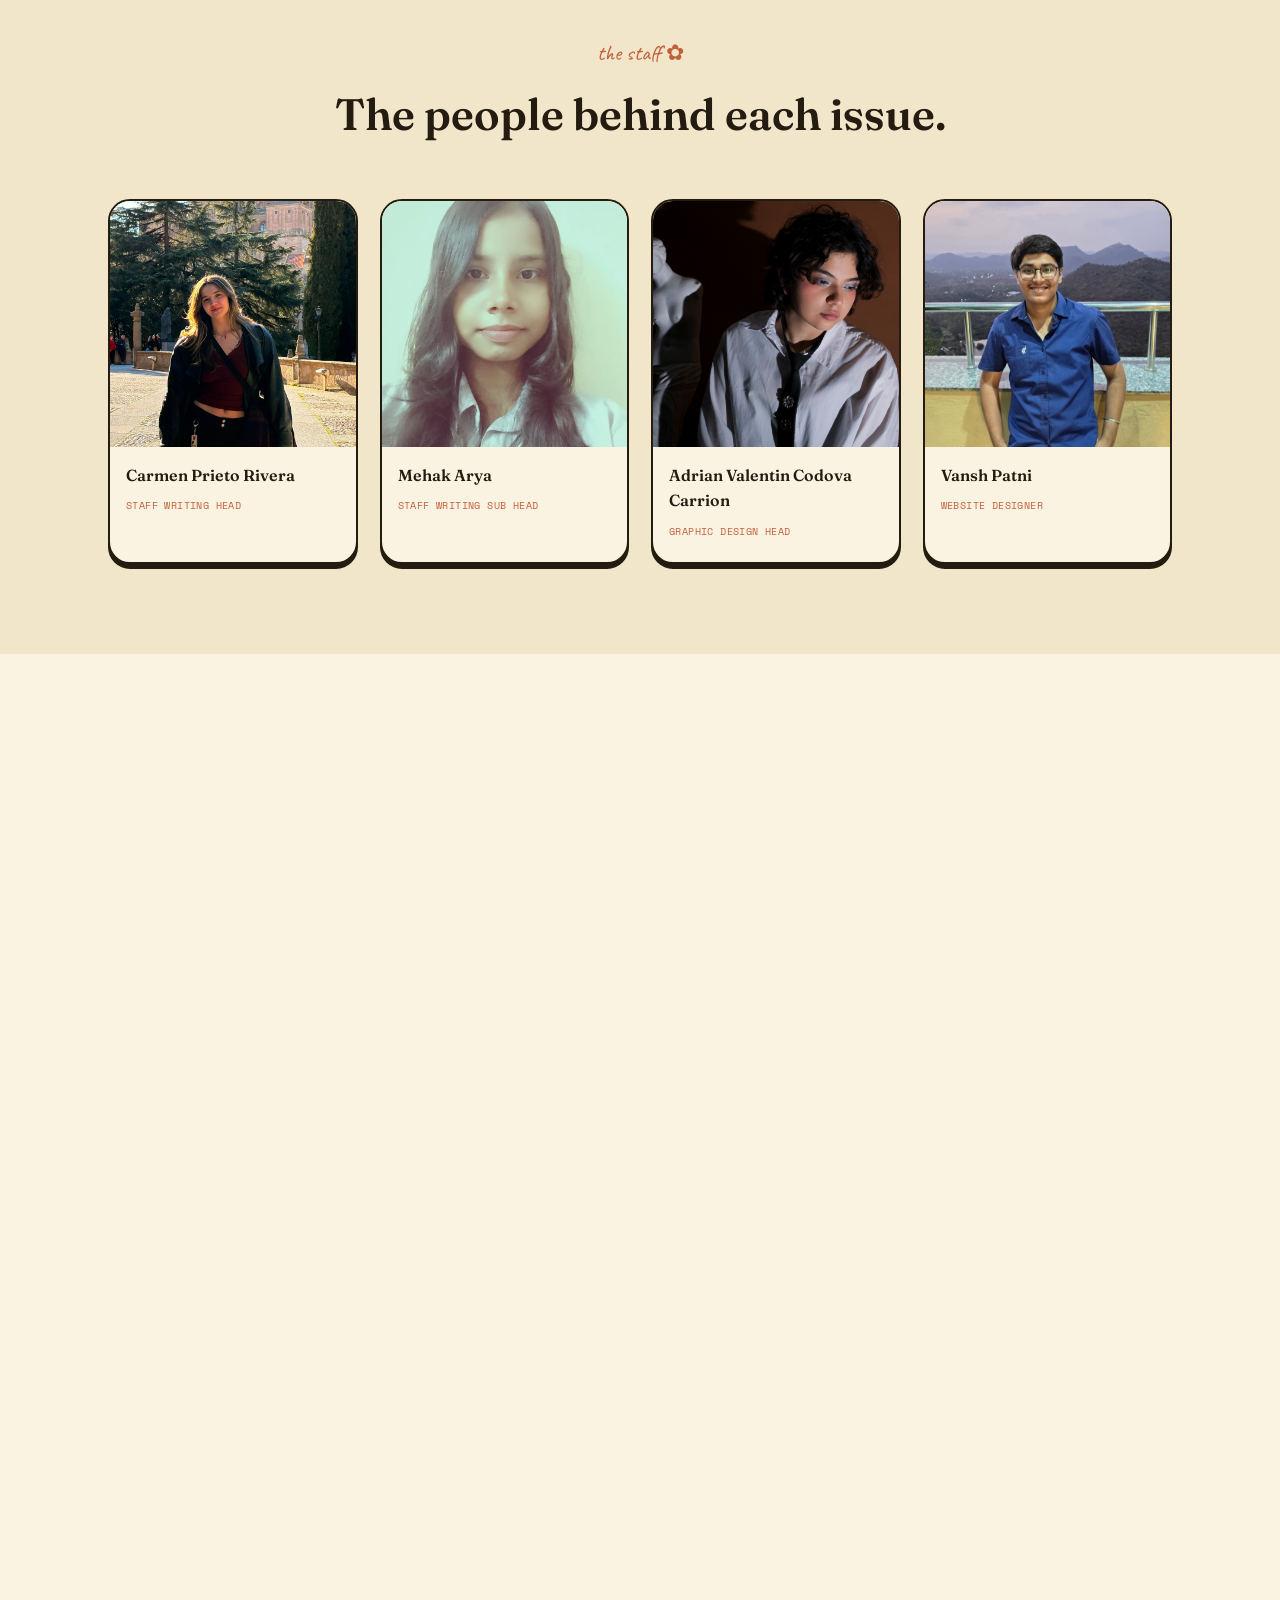
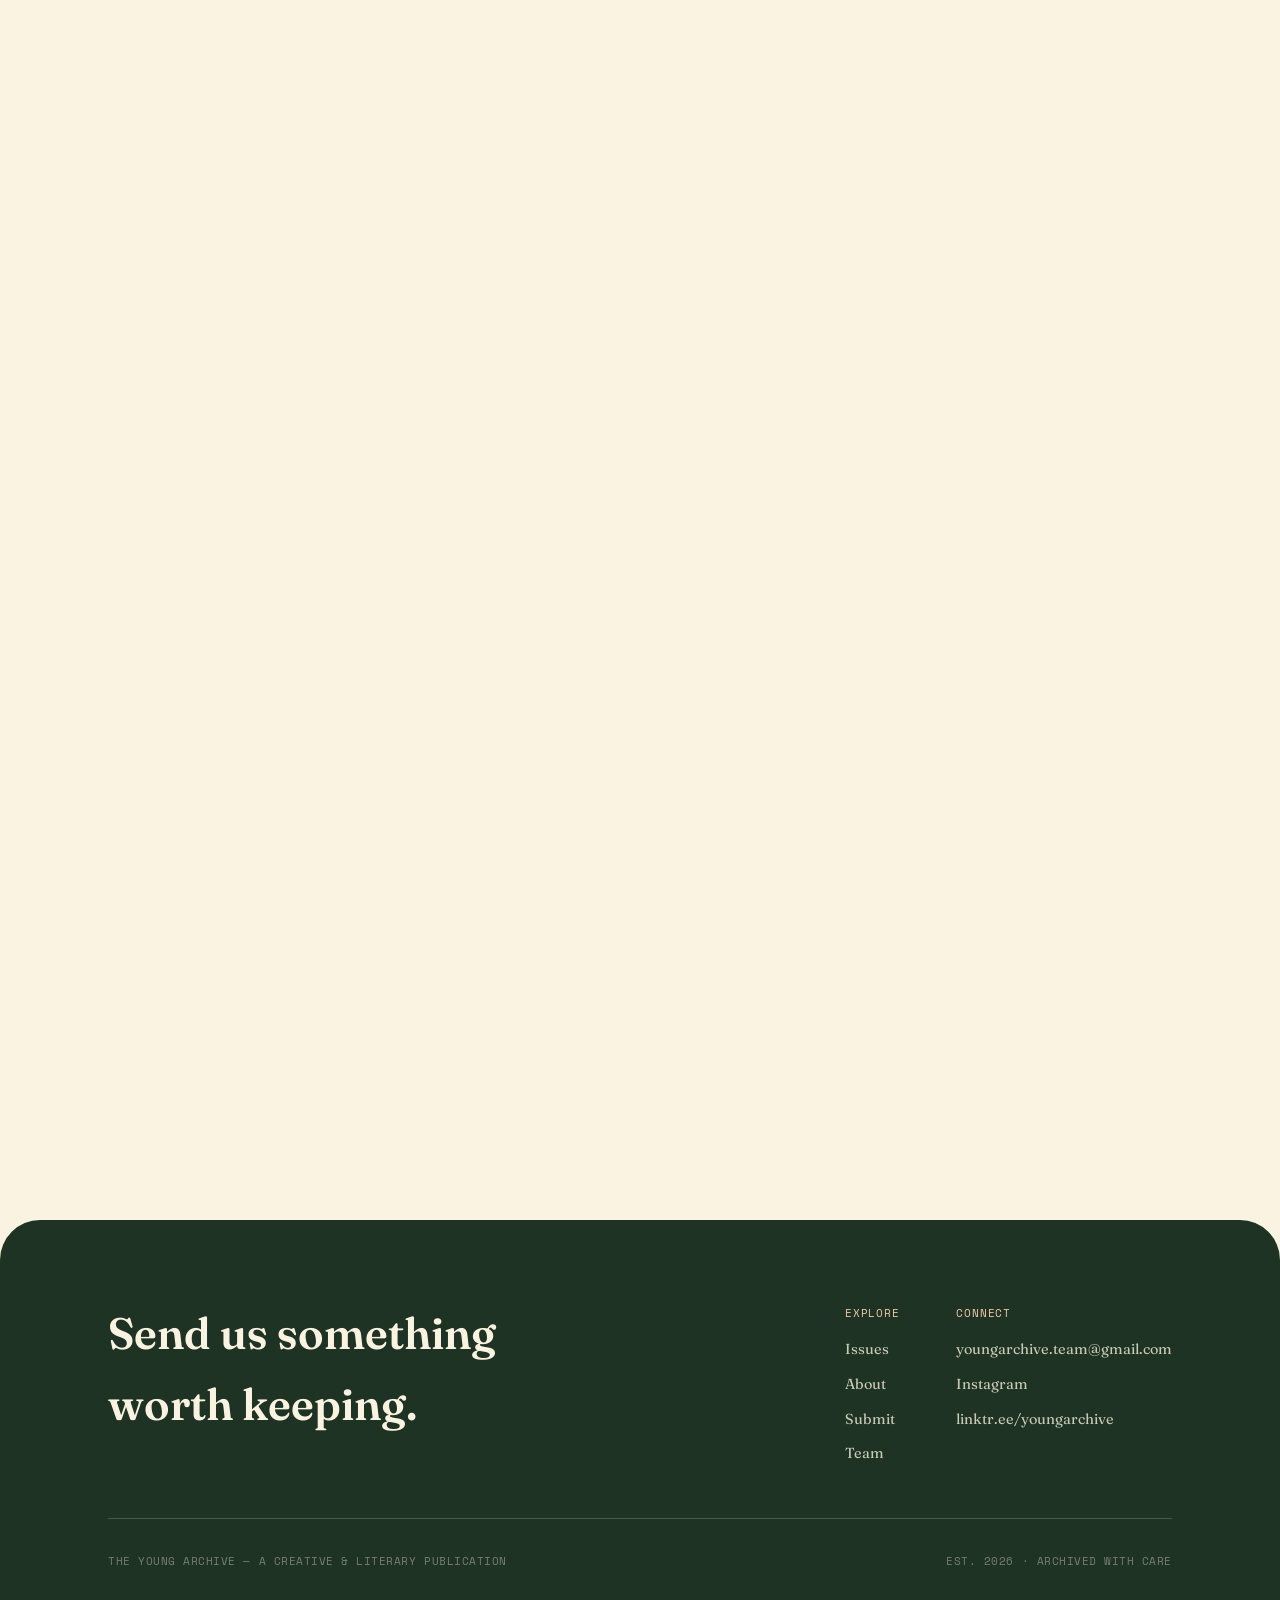
<file: team.html>
<!DOCTYPE html>
<html lang="en">
<head>
<meta charset="UTF-8">
<meta name="viewport" content="width=device-width, initial-scale=1.0">
<title>Team — The Young Archive</title>
<meta name="description" content="Meet the founders behind The Young Archive and see open volunteer roles.">
<link rel="stylesheet" href="css/style.css">
</head>
<body>

<nav class="site-nav">
  <div class="wrap">
    <div class="nav-inner">
      <a href="index.html" class="brand"><img src="images/logo.png" alt="The Young Archive" class="logo-mark"></a>
      <button class="nav-toggle" aria-label="Open menu"><span></span><span></span><span></span></button>
      <ul class="nav-links">
        <li><a href="index.html">Home</a></li>
        <li><a href="issues.html">Issues</a></li>
        <li><a href="about.html">About</a></li>
        <li><a href="submit.html">Submit</a></li>
        <li><a href="team.html" aria-current="page">Team</a></li>
      </ul>
    </div>
  </div>
</nav>

<header class="page-hero">
  <div class="wrap">
    <span class="eyebrow">the people ✎</span>
    <h1>Behind every issue.</h1>
    <p>Purvi and Vanshika founded The Young Archive — and a small, growing team helps read, design, and put every issue together.</p>
  </div>
</header>

<section class="section reveal">
  <div class="wrap">
    <div class="people-grid">

      <div class="person-card">
        <div class="photo"><img src="images/purvi.jpg" alt="Purvi Dhankani" style="object-position: center 32%;"></div>
        <div class="info">
          <h3>Purvi Dhankani</h3>
          <span class="role">Founder</span>
          <p class="founder-quote">"I'm Purvi, an aspiring designer and founder of The Young Archive, with a passion for visual storytelling, creative direction, and building ideas from scratch. I've explored design through internships and hands-on creative projects, while constantly experimenting with new ways to turn thoughts and emotions into visuals. I'm drawn to work that feels intentional, expressive, and a little different."</p>
        </div>
      </div>

      <div class="person-card">
        <div class="photo"><img src="images/vanshika.jpg" alt="Vanshika Wadhwani"></div>
        <div class="info">
          <h3>Vanshika Wadhwani</h3>
          <span class="role">Founder</span>
          <p class="founder-quote">"I'm Vanshika, a writer, published poet, and founder of The Young Archive, with a strong interest in storytelling, branding, and creative marketing. I'm the author of my poetry anthology, If I Were The Moon, and my work has been published in freepress newspaper twice. I love combining words, ideas, and visuals to create work that feels personal yet meaningful."</p>
        </div>
      </div>

    </div>
  </div>
</section>

<section class="section deep reveal">
  <div class="wrap">
    <div class="section-head">
      <span class="eyebrow">the staff ✿</span>
      <h2>The people behind each issue.</h2>
    </div>
    <div class="staff-grid">
      <div class="staff-card">
        <div class="photo"><img src="images/carmen.jpg" alt="Carmen Prieto Rivera"></div>
        <div class="info">
          <h4>Carmen Prieto Rivera</h4>
          <span class="role-tag">Staff Writing Head</span>
        </div>
      </div>
      <div class="staff-card">
        <div class="photo"><img src="images/mehak.jpg" alt="Mehak Arya"></div>
        <div class="info">
          <h4>Mehak Arya</h4>
          <span class="role-tag">Staff Writing Sub Head</span>
        </div>
      </div>
      <div class="staff-card">
        <div class="photo"><img src="images/adrian.jpg" alt="Adrian Valentin Codova Carrion"></div>
        <div class="info">
          <h4>Adrian Valentin Codova Carrion</h4>
          <span class="role-tag">Graphic Design Head</span>
        </div>
      </div>
      <div class="staff-card">
        <div class="photo"><img src="images/vansh.jpg" alt="Vansh Patni"></div>
        <div class="info">
          <h4>Vansh Patni</h4>
          <span class="role-tag">Website Designer</span>
        </div>
      </div>
    </div>
  </div>
</section>

<section class="section reveal">
  <div class="wrap">
    <div class="section-head">
      <span class="eyebrow">open positions ✎</span>
      <h2>Leadership roles we're filling.</h2>
    </div>
    <div class="card-grid" style="grid-template-columns:repeat(2,1fr);">
      <div class="position-card">
        <div class="art">Open</div>
        <div class="info">
          <h4>Video &amp; Motion Head</h4>
          <p>Own the reels and motion content strategy across the account.</p>
          <a href="https://forms.gle/a1bQc2hi6mU4mF6RA" target="_blank" rel="noopener" class="btn" style="font-size:11px; padding:11px 18px;">Apply ↗</a>
        </div>
      </div>
      <div class="position-card">
        <div class="art">Open</div>
        <div class="info">
          <h4>Magazine / Layout Designer</h4>
          <p>Design the page layouts that bring each issue together visually.</p>
          <a href="https://forms.gle/a1bQc2hi6mU4mF6RA" target="_blank" rel="noopener" class="btn" style="font-size:11px; padding:11px 18px;">Apply ↗</a>
        </div>
      </div>
    </div>
  </div>
</section>

<section class="section deep reveal">
  <div class="wrap">
    <div class="section-head">
      <span class="eyebrow">we're hiring ✿</span>
      <h2>Three spots open right now.</h2>
    </div>
    <div class="card-grid">
      <div class="role-card">
        <span class="eyebrow" style="color:var(--coral-deep);">volunteer role</span>
        <h3 style="font-size:21px; font-weight:600;">Creative Content Volunteer</h3>
        <p>Help shape mood boards, captions, designing posts, and the overall look of each issue's rollout across Instagram.</p>
        <a href="https://docs.google.com/forms/d/14xmJ6UanotIW83QNTA7TbOgOHSzPqHQ0Xl6rWrfml1A/viewform" target="_blank" rel="noopener" class="btn" style="margin-top:auto; align-self:flex-start;">Apply now ↗</a>
      </div>
      <div class="role-card">
        <span class="eyebrow" style="color:var(--coral-deep);">volunteer role</span>
        <h3 style="font-size:21px; font-weight:600;">Video Editing Volunteer</h3>
        <p>Cut reels and behind-the-scenes content that shows what actually goes into putting an issue together.</p>
        <a href="https://docs.google.com/forms/d/14xmJ6UanotIW83QNTA7TbOgOHSzPqHQ0Xl6rWrfml1A/viewform" target="_blank" rel="noopener" class="btn" style="margin-top:auto; align-self:flex-start;">Apply now ↗</a>
      </div>
      <div class="role-card">
        <span class="eyebrow" style="color:var(--coral-deep);">volunteer role</span>
        <h3 style="font-size:21px; font-weight:600;">Outreach Volunteer</h3>
        <p>Help connect with schools, creators and communities to grow who hears about the archive.</p>
        <a href="https://docs.google.com/forms/d/14xmJ6UanotIW83QNTA7TbOgOHSzPqHQ0Xl6rWrfml1A/viewform" target="_blank" rel="noopener" class="btn" style="margin-top:auto; align-self:flex-start;">Apply now ↗</a>
      </div>
    </div>
  </div>
</section>

<section class="section reveal">
  <div class="wrap">
    <div class="two-col" style="align-items:center;">
      <div>
        <span class="eyebrow">a week at the archive</span>
        <h2>Ever wondered what happens before we hit post?</h2>
        <p style="font-size:18px; margin-top:16px;">Between reading submissions, laying out issues, and answering DMs, there's a lot that happens beyond what you see on Instagram — mood boards, drafts, and a fair amount of coffee.</p>
      </div>
      <div class="case-box">
        <span class="tab">behind the scenes</span>
        <h3>Beyond what you see on Instagram</h3>
        <p>From portfolio building to submission reviews — the parts of running a student magazine that never make it to the grid.</p>
      </div>
    </div>
  </div>
</section>

<footer class="site-footer">
  <div class="wrap">
    <div class="footer-top">
      <h2>Send us something worth keeping.</h2>
      <div class="footer-links">
        <div>
          <h4>Explore</h4>
          <ul>
            <li><a href="issues.html">Issues</a></li>
            <li><a href="about.html">About</a></li>
            <li><a href="submit.html">Submit</a></li>
            <li><a href="team.html">Team</a></li>
          </ul>
        </div>
        <div>
          <h4>Connect</h4>
          <ul>
            <li><a href="mailto:youngarchive.team@gmail.com">youngarchive.team@gmail.com</a></li>
            <li><a href="https://www.instagram.com/the.young.archive/" target="_blank" rel="noopener">Instagram</a></li>
            <li><a href="https://linktr.ee/youngarchive" target="_blank" rel="noopener">linktr.ee/youngarchive</a></li>
          </ul>
        </div>
      </div>
    </div>
    <hr class="rule on-dark">
    <div class="footer-bottom">
      <span>The Young Archive — a creative & literary publication</span>
      <span>Est. 2026 · Archived with care</span>
    </div>
  </div>
</footer>

<script src="js/script.js"></script>
</body>
</html>
</file>
<file: css/style.css>
@import url('https://fonts.googleapis.com/css2?family=Fraunces:ital,opsz,wght@0,9..144,400;0,9..144,500;0,9..144,600;0,9..144,700;1,9..144,500&family=Caveat:wght@600;700&family=Space+Mono:wght@400;700&display=swap');

:root {
  --ink: #241b11;
  --ink-soft: #4a3f2e;
  --cream: #faf3e2;
  --cream-2: #f1e6c9;
  --archive-green: #1e3324;
  --archive-green-2: #2a4633;
  --coral: #d97a55;
  --coral-deep: #c2603c;
  --gold: #b58a45;
  --line: #dccb9d;

  --display: 'Fraunces', serif;
  --script: 'Caveat', cursive;
  --mono: 'Space Mono', monospace;
}

* { box-sizing: border-box; }
html { scroll-behavior: smooth; }
@media (prefers-reduced-motion: reduce) {
  html { scroll-behavior: auto; }
  *, *::before, *::after { animation-duration: 0.001ms !important; animation-iteration-count: 1 !important; transition-duration: 0.001ms !important; }
}
body {
  margin: 0;
  background: var(--cream);
  color: var(--ink);
  font-family: var(--display);
  font-weight: 400;
  line-height: 1.6;
  -webkit-font-smoothing: antialiased;
}
.wrap { max-width: 1120px; margin: 0 auto; padding: 0 28px; }
a { color: inherit; text-decoration: none; }

/* ---------- nav ---------- */
.site-nav { padding: 22px 0; }
.nav-inner {
  background: var(--archive-green);
  border-radius: 999px;
  padding: 12px 14px 12px 22px;
  display: flex;
  align-items: center;
  justify-content: space-between;
  box-shadow: 0 6px 0 rgba(30,51,36,0.18);
  position: relative;
}
.brand { display: flex; align-items: center; gap: 10px; font-family: var(--display); font-weight: 600; font-size: 19px; color: var(--cream); }
.logo-mark { width: 44px; height: 44px; flex: none; }
.nav-links { display: flex; gap: 6px; list-style: none; margin: 0; padding: 0; }
.nav-links a {
  font-family: var(--mono); font-size: 12px; letter-spacing: 0.06em; text-transform: uppercase;
  color: rgba(250,243,226,0.75); padding: 10px 16px; border-radius: 999px; transition: background 0.2s ease, color 0.2s ease;
}
.nav-links a:hover, .nav-links a[aria-current="page"] { background: var(--coral); color: var(--cream); }
.nav-toggle {
  display: none; background: none; border: none; cursor: pointer; padding: 9px;
  flex-direction: column; gap: 5px; flex: none;
}
.nav-toggle span { width: 22px; height: 2px; background: var(--cream); border-radius: 2px; }

/* ---------- pill buttons ---------- */
.btn {
  display: inline-flex; align-items: center; gap: 8px;
  font-family: var(--mono); font-size: 12.5px; letter-spacing: 0.06em; text-transform: uppercase;
  padding: 15px 30px; border-radius: 999px; border: 2px solid var(--ink); color: var(--ink);
  background: var(--cream); transition: transform 0.15s ease, box-shadow 0.15s ease;
  box-shadow: 0 4px 0 var(--ink);
}
.btn:hover { transform: translateY(2px); box-shadow: 0 2px 0 var(--ink); }
.btn.coral { background: var(--coral); border-color: var(--coral-deep); color: var(--cream); box-shadow: 0 4px 0 var(--coral-deep); }
.btn.green { background: var(--archive-green); border-color: var(--archive-green); color: var(--cream); box-shadow: 0 4px 0 #0f1c14; }

/* ---------- hero ---------- */
.hero { padding: 50px 0 90px; position: relative; overflow: hidden; }
.hero-grid { display: grid; grid-template-columns: 1fr 1fr; gap: 40px; align-items: center; }
@media (max-width: 880px) { .hero-grid { grid-template-columns: 1fr; } }
.hero .kicker { font-family: var(--script); font-size: 26px; color: var(--coral-deep); transform: rotate(-2deg); display: inline-block; margin-bottom: 6px; }
.hero h1 { font-size: clamp(40px, 6vw, 66px); line-height: 1.05; font-weight: 600; margin: 0 0 20px; }
.hero h1 em { font-style: italic; color: var(--archive-green); }
.hero p.sub { font-size: 18px; color: var(--ink-soft); max-width: 440px; margin-bottom: 32px; }
.hero-actions { display: flex; gap: 14px; flex-wrap: wrap; }
.stamp-note {
  margin-top: 34px; display: inline-flex; align-items: center; gap: 10px;
  font-family: var(--mono); font-size: 12px; color: var(--ink-soft);
}
.stamp-note .dot { width: 8px; height: 8px; border-radius: 50%; background: var(--coral); }

/* ---------- illustration ---------- */
.illus-wrap { position: relative; }
.illus-wrap svg { width: 100%; height: auto; }
.floaty { position: absolute; }
.f1 { top: 6%; right: 4%; }
.f2 { bottom: 10%; left: 0%; }

/* ---------- category strip ---------- */
.strip { background: var(--cream-2); padding: 20px 0; border-top: 2px solid var(--ink); border-bottom: 2px solid var(--ink); }
.strip .wrap { display: flex; gap: 40px; align-items: center; justify-content: center; flex-wrap: wrap; font-family: var(--mono); font-size: 12.5px; letter-spacing: 0.08em; text-transform: uppercase; color: var(--ink-soft); }
.strip strong { color: var(--coral-deep); font-family: var(--display); font-style: italic; font-weight: 500; }

/* ---------- section basics (reused/simplified from v1) ---------- */
.section { padding: 90px 0; }
.section.deep { background: var(--cream-2); }
.section.dark { background: var(--archive-green); color: var(--cream); }
.section-head { max-width: 620px; margin: 0 auto 50px; text-align: center; }
.eyebrow { font-family: var(--script); font-size: 22px; color: var(--coral-deep); }
h2 { font-size: clamp(30px, 4.5vw, 44px); font-weight: 600; margin: 8px 0 0; }
p { color: var(--ink-soft); }

.card-grid { display: grid; grid-template-columns: repeat(3,1fr); gap: 26px; }
@media (max-width: 880px) { .card-grid { grid-template-columns: 1fr; } }
.lib-card { background: var(--cream); border: 2px solid var(--ink); border-radius: 24px; padding: 30px 26px; box-shadow: 0 5px 0 var(--ink); transition: transform .15s ease, box-shadow .15s ease; }
.lib-card:hover { transform: translateY(-3px); box-shadow: 0 8px 0 var(--ink); }
.lib-card h3 { font-size: 21px; margin: 10px 0 8px; font-weight: 600; }
.lib-card p { font-size: 15.5px; margin: 0; }
.lib-card .eyebrow { font-size: 17px; }

/* ---------- page hero (interior pages) ---------- */
.page-hero { padding: 60px 0 30px; }
.page-hero h1 { font-size: clamp(34px, 5.5vw, 54px); font-weight: 600; margin: 6px 0 16px; }
.page-hero p { max-width: 520px; font-size: 17px; }

/* ---------- case box (feature callouts, statements) ---------- */
.case-box {
  position: relative;
  background: var(--archive-green);
  color: var(--cream);
  border-radius: 28px;
  padding: 46px 40px;
  box-shadow: 0 6px 0 #0f1c14;
}
.case-box .tab {
  position: absolute; top: -16px; left: 32px;
  background: var(--coral); color: var(--cream);
  font-family: var(--mono); font-size: 11px; letter-spacing: 0.06em; text-transform: uppercase;
  padding: 6px 16px; border-radius: 999px;
}
.case-box.light { background: var(--cream); color: var(--ink); border: 2px solid var(--ink); box-shadow: 0 6px 0 var(--ink); }
.case-box h3 { font-weight: 600; margin: 6px 0 14px; }
.case-box p { color: inherit; opacity: 0.85; }
@media (max-width: 640px) { .case-box { padding: 34px 24px; } }

/* ---------- issue cards ---------- */
.issue-card {
  background: var(--archive-green-2); color: var(--cream); border-radius: 24px;
  padding: 30px 26px 26px; display: flex; flex-direction: column; min-height: 320px;
  box-shadow: 0 5px 0 #0f1c14; transition: transform .15s ease, box-shadow .15s ease;
}
.issue-card:hover { transform: translateY(-3px); box-shadow: 0 8px 0 #0f1c14; }
.issue-card .top-row { display: flex; justify-content: space-between; align-items: flex-start; margin-bottom: 22px; }
.issue-card .no { font-family: var(--mono); font-size: 11px; letter-spacing: 0.06em; color: #f0c9a8; }
.issue-status { font-family: var(--mono); font-size: 10px; letter-spacing: 0.05em; text-transform: uppercase; padding: 5px 12px; border-radius: 999px; }
.issue-status.open { background: var(--coral); color: var(--cream); }
.issue-status.closed { background: rgba(250,243,226,0.15); color: rgba(250,243,226,0.6); }
.issue-card h3 { font-size: 25px; font-weight: 600; margin: 0 0 6px; }
.issue-card .theme-note { font-family: var(--script); color: #f0c9a8; font-size: 19px; margin-bottom: 12px; }
.issue-card p { color: rgba(250,243,226,0.75); font-size: 15px; flex: 1; }
.issue-card .foot { margin-top: 18px; font-family: var(--mono); font-size: 11px; color: rgba(250,243,226,0.5); display: flex; justify-content: space-between; }

/* ---------- pull quote ---------- */
.pull-quote { padding: 80px 0; background: var(--coral); color: var(--cream); text-align: center; border-radius: 40px; margin: 0 28px; }
.pull-quote blockquote { margin: 0 auto; max-width: 720px; font-family: var(--display); font-style: italic; font-weight: 500; font-size: clamp(24px, 3.6vw, 38px); line-height: 1.35; }
.pull-quote cite { display: block; margin-top: 20px; font-family: var(--mono); font-style: normal; font-size: 11.5px; letter-spacing: 0.08em; text-transform: uppercase; opacity: 0.85; }

/* ---------- tags & lists ---------- */
.tag-row { display: flex; gap: 10px; flex-wrap: wrap; }
.tag { font-family: var(--mono); font-size: 11.5px; letter-spacing: 0.05em; text-transform: uppercase; padding: 7px 15px; border-radius: 999px; background: var(--archive-green); color: var(--cream); }
.two-col { display: grid; grid-template-columns: 1.1fr 0.9fr; gap: 60px; align-items: start; }
@media (max-width: 860px) { .two-col { grid-template-columns: 1fr; gap: 36px; } }
.num-list { list-style: none; margin: 0; padding: 0; display: flex; flex-direction: column; }
.num-list li { display: flex; gap: 20px; padding: 24px 0; border-top: 2px dashed var(--line); }
.num-list li:last-child { border-bottom: 2px dashed var(--line); }
.num-list .n { font-family: var(--script); color: var(--coral-deep); font-size: 26px; }
.num-list h3 { font-size: 19px; margin: 0 0 6px; font-weight: 600; }
.num-list p { font-size: 15px; margin: 0; }

/* ---------- team / people cards ---------- */
.people-grid { display: grid; grid-template-columns: repeat(2,1fr); gap: 30px; }
@media (max-width: 760px) { .people-grid { grid-template-columns: 1fr; } }
.person-card { background: var(--cream); border: 2px solid var(--ink); border-radius: 28px; overflow: hidden; box-shadow: 0 6px 0 var(--ink); }
.person-card .photo { aspect-ratio: 4/5; overflow: hidden; }
.person-card .photo img { width: 100%; height: 100%; object-fit: cover; object-position: top; display: block; }
.person-card .info { padding: 24px 24px 28px; }
.person-card h3 { font-size: 22px; font-weight: 600; margin: 0 0 4px; }
.person-card .role { font-family: var(--mono); font-size: 11.5px; letter-spacing: 0.05em; text-transform: uppercase; color: var(--coral-deep); margin-bottom: 12px; display: block; }
.person-card p { font-size: 15px; }

.role-card { border: 2px solid var(--ink); border-radius: 24px; padding: 28px; display: flex; flex-direction: column; gap: 12px; background: var(--cream); box-shadow: 0 5px 0 var(--ink); transition: transform .15s ease, box-shadow .15s ease; }
.role-card:hover { transform: translateY(-3px); box-shadow: 0 8px 0 var(--ink); }

/* ---------- footer ---------- */
.site-footer { background: var(--archive-green); color: rgba(250,243,226,0.75); padding: 70px 0 30px; margin-top: 40px; border-radius: 40px 40px 0 0; }
.footer-top { display: flex; justify-content: space-between; gap: 40px; flex-wrap: wrap; padding-bottom: 44px; }
.footer-top h2 { color: var(--cream); max-width: 460px; font-weight: 600; }
.footer-links { display: flex; gap: 56px; flex-wrap: wrap; }
.footer-links h4 { font-family: var(--mono); font-size: 11px; letter-spacing: 0.08em; text-transform: uppercase; color: #f0c9a8; margin-bottom: 14px; font-weight: 400; }
.footer-links ul { list-style: none; margin: 0; padding: 0; display: flex; flex-direction: column; gap: 9px; }
.footer-links a { text-decoration: none; font-size: 14.5px; color: rgba(250,243,226,0.78); }
.footer-links a:hover { color: #f0c9a8; }
.rule.on-dark { border: none; border-top: 1px solid rgba(250,243,226,0.2); }
.footer-bottom { display: flex; justify-content: space-between; align-items: center; gap: 12px; flex-wrap: wrap; padding-top: 26px; font-family: var(--mono); font-size: 10.5px; letter-spacing: 0.05em; text-transform: uppercase; color: rgba(250,243,226,0.4); }

/* ---------- utility ---------- */
.section.tight { padding: 50px 0; }
.center { text-align: center; }

/* ============================================================
   COZY ANIMATION LAYER
   ============================================================ */

/* ---------- scroll reveal ---------- */
.reveal { opacity: 0; transform: translateY(20px); transition: opacity 0.7s ease, transform 0.7s ease; }
.reveal.in { opacity: 1; transform: translateY(0); }

/* ---------- page load fade for hero ---------- */
@keyframes riseIn { from { opacity: 0; transform: translateY(16px); } to { opacity: 1; transform: translateY(0); } }
.hero-grid > div:first-child { animation: riseIn 0.8s ease both; }
.hero-grid > div:first-child .kicker { animation: riseIn 0.6s ease both 0.05s; }
.hero-grid > div:first-child h1 { animation: riseIn 0.7s ease both 0.12s; }
.hero-grid > div:first-child p.sub { animation: riseIn 0.7s ease both 0.2s; }
.hero-grid > div:first-child .hero-actions { animation: riseIn 0.7s ease both 0.28s; }
.hero-grid > div:first-child .stamp-note { animation: riseIn 0.7s ease both 0.36s; }
.illus-wrap { animation: riseIn 0.9s ease both 0.15s; }

/* ---------- floating doodles in hero illustration ---------- */
@keyframes bobRotate { 0%, 100% { transform: translateY(0) rotate(0deg); } 50% { transform: translateY(-10px) rotate(4deg); } }
@keyframes bobPlain { 0%, 100% { transform: translateY(0); } 50% { transform: translateY(8px); } }
@keyframes bobTiny { 0%, 100% { transform: translateY(0) scale(1); } 50% { transform: translateY(-5px) scale(1.08); } }
@keyframes sway { 0%, 100% { transform: rotate(-4deg); } 50% { transform: rotate(4deg); } }

.illus-wrap svg .bob-slow { animation: bobRotate 5.5s ease-in-out infinite; transform-box: fill-box; transform-origin: center; }
.illus-wrap svg .bob-fast { animation: bobTiny 3.2s ease-in-out infinite; transform-box: fill-box; transform-origin: center; }
.illus-wrap svg .bob-med { animation: bobPlain 4.2s ease-in-out infinite; transform-box: fill-box; transform-origin: center; }
.illus-wrap svg .sway-slow { animation: sway 4.8s ease-in-out infinite; transform-box: fill-box; transform-origin: 260px 250px; }

/* ---------- logo wiggle on hover ---------- */
.logo-mark { transition: transform 0.35s cubic-bezier(.34,1.56,.64,1); }
.brand:hover .logo-mark { transform: rotate(-10deg) scale(1.08); }

/* ---------- pulsing "open now" dot ---------- */
@keyframes pulseDot {
  0% { transform: scale(1); box-shadow: 0 0 0 0 rgba(217,122,85,0.55); }
  70% { transform: scale(1); box-shadow: 0 0 0 8px rgba(217,122,85,0); }
  100% { transform: scale(1); box-shadow: 0 0 0 0 rgba(217,122,85,0); }
}
.stamp-note .dot { animation: pulseDot 1.8s ease-out infinite; }

/* ---------- tactile buttons ---------- */
.btn { transition: transform 0.15s ease, box-shadow 0.15s ease; }
.btn:active { transform: translateY(4px); box-shadow: 0 0 0 var(--ink); }
.btn.coral:active { box-shadow: 0 0 0 var(--coral-deep); }
.btn.green:active { box-shadow: 0 0 0 #0f1c14; }

/* ---------- card wiggle on hover (slightly randomized via nth-child) ---------- */
.lib-card, .issue-card, .role-card, .person-card {
  transition: transform 0.25s cubic-bezier(.34,1.56,.64,1), box-shadow 0.25s ease;
}
.lib-card:hover { transform: translateY(-5px) rotate(-1deg); }
.card-grid > .lib-card:nth-child(2):hover,
.card-grid > .issue-card:nth-child(2):hover { transform: translateY(-5px) rotate(1deg); }
.card-grid > .lib-card:nth-child(3):hover,
.card-grid > .issue-card:nth-child(3):hover { transform: translateY(-5px) rotate(-1.4deg); }
.issue-card:hover { transform: translateY(-5px) rotate(1.2deg); }
.role-card:hover { transform: translateY(-5px) rotate(-1deg); }
.person-card:hover { transform: translateY(-6px) rotate(0.6deg); }

/* photo zoom on team card hover */
.person-card .photo img { transition: transform 0.3s ease; }
.person-card:hover .photo img { transform: none; }

/* ---------- tag pill hover ---------- */
.tag { transition: transform 0.2s ease, background 0.2s ease; display: inline-block; }
.tag:hover { transform: translateY(-3px) rotate(-3deg); background: var(--coral); }

/* ---------- nav link underline-ish playful hover ---------- */
.nav-links a { transition: background 0.25s ease, color 0.25s ease, transform 0.2s ease; }
.nav-links a:hover { transform: translateY(-2px); }

/* ---------- footer heading subtle hover on links ---------- */
.footer-links a { transition: color 0.2s ease, padding-left 0.2s ease; }
.footer-links a:hover { padding-left: 4px; }

/* ---------- case-box tab wiggle ---------- */
.case-box .tab { transition: transform 0.2s ease; }
.case-box:hover .tab { transform: rotate(-3deg) scale(1.05); }

/* ---------- eyebrow underline draw-in on section-head ---------- */
.eyebrow { position: relative; }

/* ---------- cover tiles (homepage issues gallery) ---------- */
.cover-grid { display: grid; grid-template-columns: repeat(3, 1fr); gap: 26px; }
@media (max-width: 880px) { .cover-grid { grid-template-columns: 1fr; } }
.cover-tile {
  display: block; text-decoration: none; color: var(--cream);
  aspect-ratio: 3/4; border-radius: 22px; padding: 26px;
  display: flex; flex-direction: column; justify-content: space-between;
  box-shadow: 0 6px 0 #0f1c14; position: relative; overflow: hidden;
  transition: transform 0.25s cubic-bezier(.34,1.56,.64,1), box-shadow 0.25s ease;
}
.cover-tile:hover { transform: translateY(-6px) rotate(-1.2deg); box-shadow: 0 10px 0 #0f1c14; }
.cover-tile.c1 { background: linear-gradient(160deg, #2a4633, #1e3324); }
.cover-tile.c2 { background: linear-gradient(160deg, #35291f, #1e3324); }
.cover-tile.c3 { background: linear-gradient(160deg, #4a2f24, #1e3324); }
.cover-tile .arch-no { font-family: var(--mono); font-size: 11px; letter-spacing: 0.08em; text-transform: uppercase; opacity: 0.7; }
.cover-tile .cover-title { font-family: var(--display); font-weight: 600; font-size: clamp(26px, 4vw, 34px); line-height: 1.05; }
.cover-tile .cover-theme { font-family: var(--script); font-size: 18px; color: #f0c9a8; }
.cover-tile .read-tag { font-family: var(--mono); font-size: 11px; letter-spacing: 0.06em; text-transform: uppercase; background: rgba(250,243,226,0.14); padding: 8px 14px; border-radius: 999px; align-self: flex-start; }

/* ---------- issue card cover thumbnail (issues.html) ---------- */
.issue-card .cover-thumb {
  width: 100%; aspect-ratio: 3/4; border-radius: 16px; margin-bottom: 18px;
  background-size: cover; background-position: center; position: relative;
}
.issue-card .foot a { color: #f0c9a8; text-decoration: none; }
.issue-card .foot a:hover { text-decoration: underline; }

/* ---------- staff grid (4-up, smaller than founder cards) ---------- */
.staff-grid { display: grid; grid-template-columns: repeat(4, 1fr); gap: 22px; }
@media (max-width: 900px) { .staff-grid { grid-template-columns: repeat(2, 1fr); } }
@media (max-width: 560px) { .staff-grid { grid-template-columns: 1fr; } }
.staff-card { background: var(--cream); border: 2px solid var(--ink); border-radius: 22px; overflow: hidden; box-shadow: 0 5px 0 var(--ink); transition: transform 0.25s cubic-bezier(.34,1.56,.64,1), box-shadow 0.25s ease; }
.staff-card:hover { transform: translateY(-5px) rotate(-1deg); box-shadow: 0 8px 0 var(--ink); }
.staff-card .photo { aspect-ratio: 1/1; overflow: hidden; }
.staff-card .photo img { width: 100%; height: 100%; object-fit: cover; display: block; transition: transform 0.5s ease; }
.staff-card:hover .photo img { transform: scale(1.06); }
.staff-card .info { padding: 16px 16px 20px; }
.staff-card h4 { font-size: 16px; font-weight: 600; margin: 0 0 3px; font-family: var(--display); }
.staff-card .role-tag { font-family: var(--mono); font-size: 10px; letter-spacing: 0.04em; text-transform: uppercase; color: var(--coral-deep); }

/* blank/placeholder avatar for people without a submitted photo */
.avatar-blank {
  width: 100%; height: 100%; display: flex; align-items: center; justify-content: center;
  background: linear-gradient(135deg, var(--archive-green-2), var(--archive-green));
  color: var(--cream); font-family: var(--script); font-size: 34px;
}

/* ---------- open position cards (unfilled roles) ---------- */
.position-card { background: var(--cream); border: 2px dashed var(--ink); border-radius: 22px; overflow: hidden; box-shadow: 0 5px 0 var(--ink); transition: transform 0.25s cubic-bezier(.34,1.56,.64,1), box-shadow 0.25s ease; }
.position-card:hover { transform: translateY(-5px) rotate(1deg); box-shadow: 0 8px 0 var(--ink); }
.position-card .art {
  aspect-ratio: 16/10; display: flex; align-items: center; justify-content: center;
  background: repeating-linear-gradient(135deg, var(--cream-2), var(--cream-2) 10px, var(--paper-2, var(--cream)) 10px, var(--paper-2, var(--cream)) 20px);
  font-family: var(--mono); font-size: 11px; letter-spacing: 0.08em; text-transform: uppercase; color: var(--coral-deep);
}
.position-card .info { padding: 18px 20px 22px; }
.position-card h4 { font-size: 18px; font-weight: 600; margin: 0 0 8px; font-family: var(--display); }
.position-card p { font-size: 14px; margin-bottom: 14px; }

/* founder quote-style bio */
.founder-quote { font-family: var(--display); font-style: italic; font-weight: 500; font-size: 15.5px; line-height: 1.55; color: var(--ink-soft); }

/* ============================================================
   MOBILE OPTIMIZATION
   ============================================================ */

@media (max-width: 760px) {
  .wrap { padding: 0 18px; }

  /* nav: collapse into hamburger + dropdown */
  .nav-inner { padding: 10px 10px 10px 16px; }
  .brand { font-size: 16px; gap: 8px; }
  .logo-mark { width: 38px; height: 38px; }
  .nav-toggle { display: inline-flex; }
  .nav-links {
    position: absolute; left: 0; right: 0; top: calc(100% + 10px);
    background: var(--archive-green); border-radius: 20px;
    flex-direction: column; gap: 2px; padding: 10px;
    box-shadow: 0 8px 0 rgba(0,0,0,0.18);
    opacity: 0; transform: translateY(-8px); pointer-events: none;
    transition: opacity 0.2s ease, transform 0.2s ease;
    z-index: 40;
  }
  .nav-links.open { opacity: 1; transform: translateY(0); pointer-events: auto; }
  .nav-links a { display: block; padding: 13px 16px; border-radius: 12px; }

  /* hero */
  .hero { padding: 26px 0 56px; }
  .hero .kicker { font-size: 21px; }
  .hero p.sub { max-width: 100%; }
  .hero-actions .btn { flex: 1 1 auto; justify-content: center; text-align: center; }
  .hero-meta { gap: 22px 28px; }
  .hero-meta strong { font-size: 19px; }

  /* page hero (interior pages) */
  .page-hero { padding: 40px 0 30px; }
  .page-hero p { max-width: 100%; }

  /* sections: tighter rhythm on small screens */
  .section { padding: 56px 0; }
  .section.tight { padding: 36px 0; }
  .section-head { margin-bottom: 34px; }

  /* case boxes and quotes */
  .case-box { padding: 30px 22px; }
  .pull-quote { padding: 56px 0; margin: 0 12px; border-radius: 26px; }

  /* footer */
  .site-footer { padding: 48px 0 24px; border-radius: 28px 28px 0 0; }
  .footer-top { flex-direction: column; gap: 30px; padding-bottom: 34px; }
  .footer-links { gap: 36px; }

  /* buttons: comfortable tap targets */
  .btn { padding: 14px 22px; }

  /* staff/team cards already collapse via existing breakpoints */
  .person-card .info { padding: 20px 20px 24px; }
}

@media (max-width: 420px) {
  .brand { font-size: 14px; }
  h1 { font-size: clamp(32px, 9vw, 44px); }
  .cover-tile .cover-title { font-size: 24px; }
}
</file>
